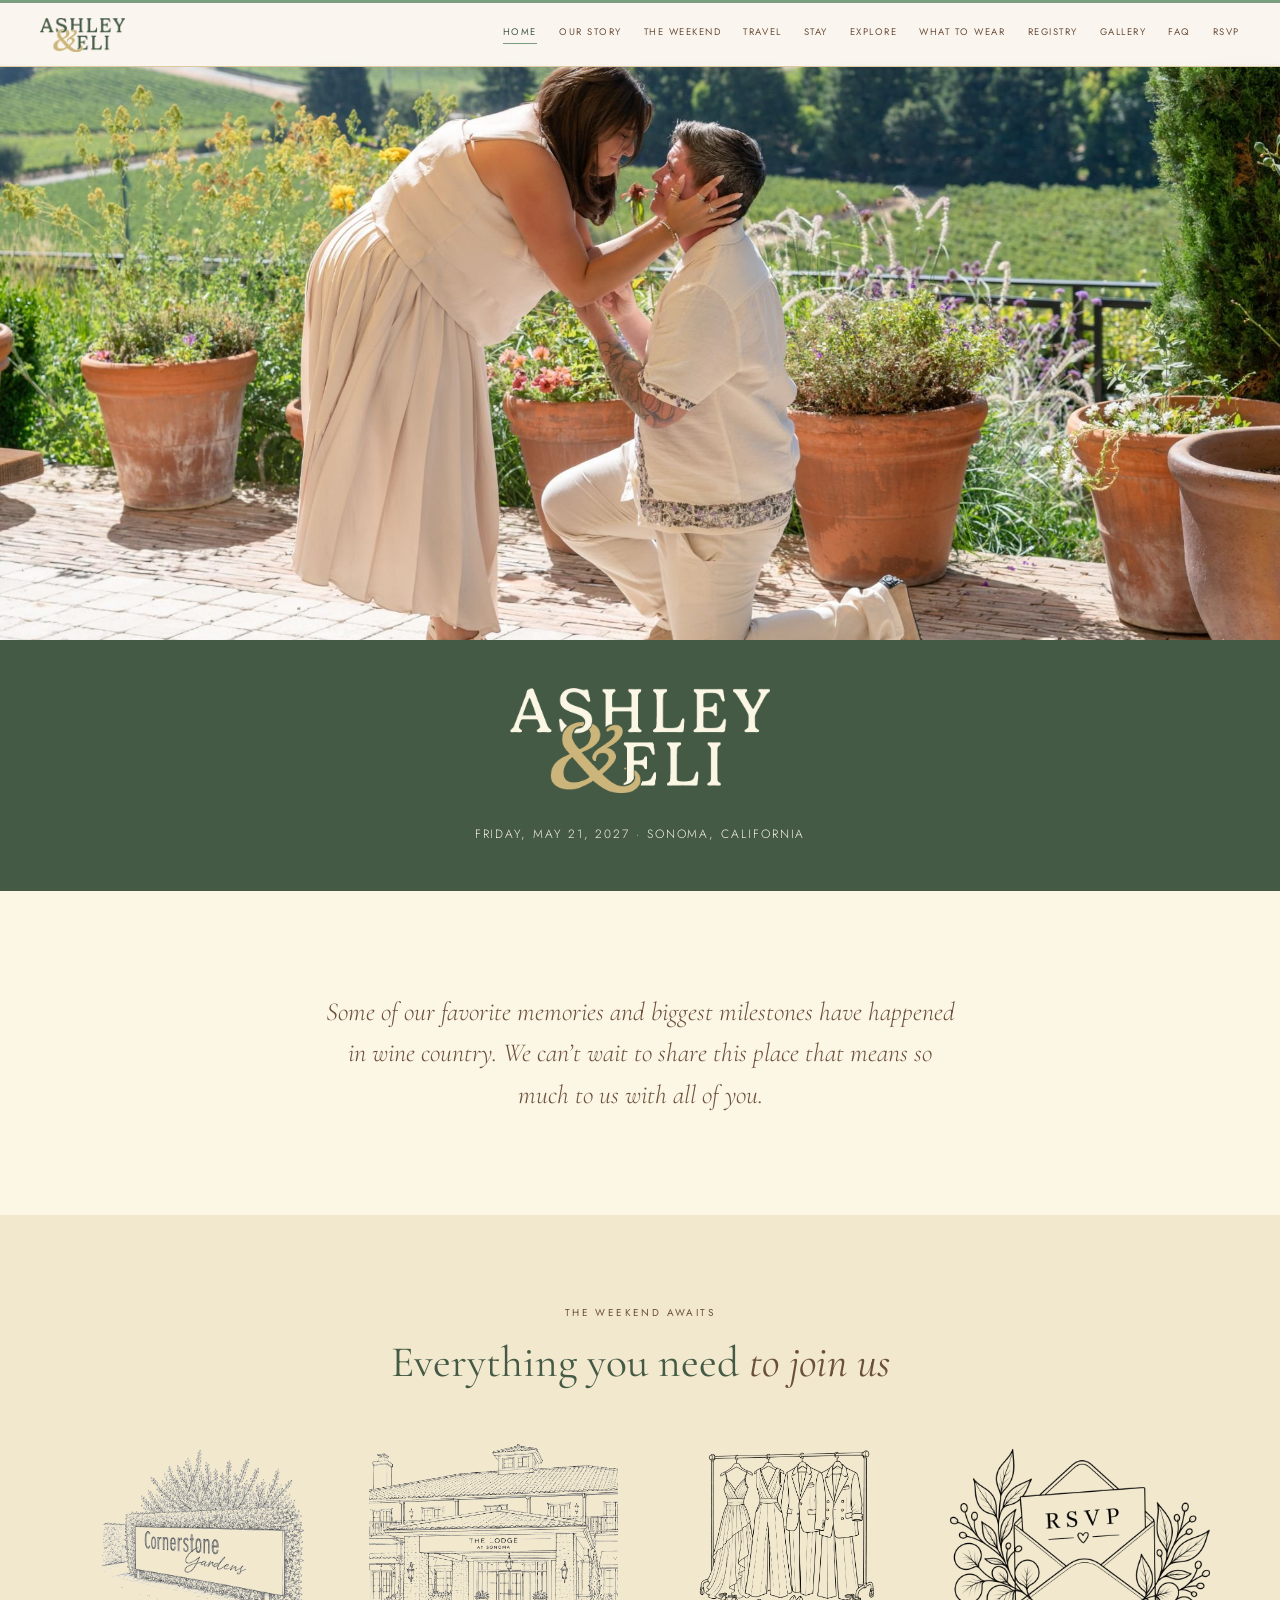
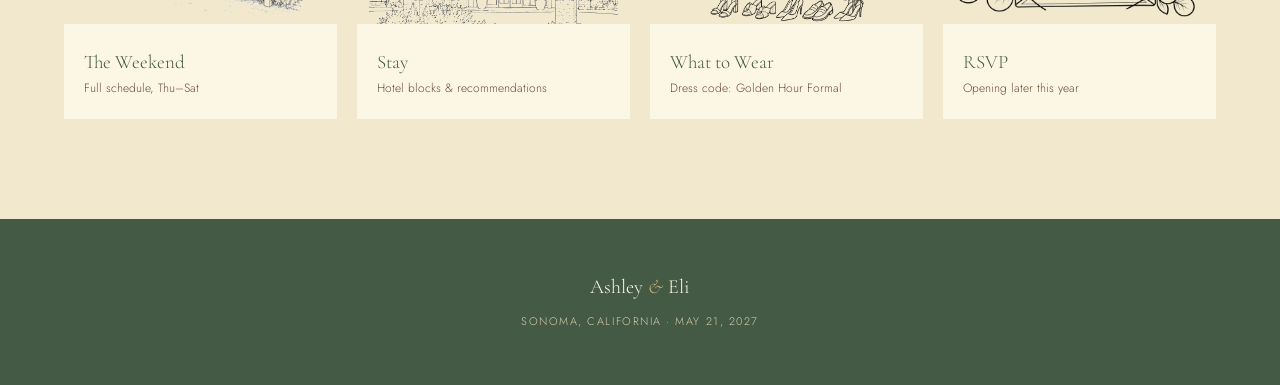
<file: index.html>
<!DOCTYPE html>
<html lang="en">
<head>
<meta charset="UTF-8">
<meta name="viewport" content="width=device-width, initial-scale=1.0">
<title>Ashley &amp; Eli Are Getting Married!</title>
<meta name="description" content="Ashley and Eli are getting married! Everything you need to know about the wedding weekend and all of its details are available here.">
<meta property="og:type" content="website">
<meta property="og:title" content="Ashley &amp; Eli Are Getting Married!">
<meta property="og:description" content="Ashley and Eli are getting married! Everything you need to know about the wedding weekend and all of its details are available here.">
<meta property="og:url" content="https://eliandashley.com/">
<meta property="og:image" content="https://eliandashley.com/assets/og-image.jpg">
<meta property="og:image:width" content="1200">
<meta property="og:image:height" content="630">
<meta property="og:image:alt" content="Ashley &amp; Eli — May 21, 2027, Sonoma, California">
<meta name="twitter:card" content="summary_large_image">
<meta name="twitter:title" content="Ashley &amp; Eli Are Getting Married!">
<meta name="twitter:description" content="Ashley and Eli are getting married! Everything you need to know about the wedding weekend and all of its details are available here.">
<meta name="twitter:image" content="https://eliandashley.com/assets/og-image.jpg">
<link rel="preconnect" href="https://fonts.googleapis.com">
<link rel="preconnect" href="https://fonts.gstatic.com" crossorigin>
<link href="https://fonts.googleapis.com/css2?family=Cormorant+Garamond:ital,wght@0,300;0,400;0,500;0,600;1,300;1,400;1,500&family=Jost:wght@200;300;400;500;700&display=swap" rel="stylesheet">
<link rel="stylesheet" href="css/style.css?v=23">
</head>
<body>
<a href="#main-content" class="skip-link">Skip to content</a>

<header class="site-header">
  <div class="header-bar"></div>
  <div class="header-inner">
    <a href="index.html" class="logo-link"><img src="assets/logo-wordmark.png" alt="Ashley &amp; Eli"></a>
    <button class="nav-toggle" aria-label="Toggle menu" aria-expanded="false"><span></span><span></span><span></span></button>
    <nav class="site-nav" aria-label="Site">
      <a href="index.html" class="active">Home</a>
      <a href="story.html">Our Story</a>
      <a href="weekend.html">The Weekend</a>
      <a href="travel.html">Travel</a>
      <a href="stay.html">Stay</a>
      <a href="explore.html">Explore</a>
      <a href="wear.html">What to Wear</a>
      <a href="registry.html">Registry</a>
      <a href="gallery.html">Gallery</a>
      <a href="faq.html">FAQ</a>
      <a href="rsvp.html">RSVP</a>
    </nav>
  </div>
</header>

<main class="page-body" id="main-content" tabindex="-1">

<h1 class="sr-only">Ashley &amp; Eli — May 21, 2027, Sonoma, California</h1>

<section class="hero-photo-wrap">
  <img class="hero-photo photo" src="assets/photo-hero.jpg" alt="Ashley and Eli's proposal on a vineyard hillside, Ashley kneeling to hold Eli's face while Eli kneels on one knee">
</section>

<div class="hero-banner">
  <img class="hero-logo" src="assets/logo-ampersand.png" alt="Ashley &amp; Eli">
  <div class="hero-meta">Friday, May 21, 2027 &middot; Sonoma, California</div>
</div>

<section class="quote-section">
  <p class="quote-text">Some of our favorite memories and biggest milestones have happened in wine country. We can&rsquo;t wait to share this place that means so much to us with all of you.</p>
</section>

<section class="tiles-section">
  <div class="tiles-heading">
    <div class="eyebrow">The Weekend Awaits</div>
    <h2>Everything you need <em>to join us</em></h2>
  </div>
  <div class="tiles-grid">
    <a class="tile" href="weekend.html">
      <img class="tile-image" src="assets/weekend-doodle-tile.png" alt="" style="object-fit:contain;background:var(--linen);">
      <div class="tile-body">
        <div class="tile-title">The Weekend</div>
        <div class="tile-desc">Full schedule, Thu&ndash;Sat</div>
      </div>
    </a>
    <a class="tile" href="stay.html">
      <img class="tile-image" src="assets/lodge-doodle-tile.png" alt="" style="object-fit:contain;background:var(--linen);">
      <div class="tile-body">
        <div class="tile-title">Stay</div>
        <div class="tile-desc">Hotel blocks &amp; recommendations</div>
      </div>
    </a>
    <a class="tile" href="wear.html">
      <img class="tile-image" src="assets/wear-doodle-tile.png" alt="" style="object-fit:contain;background:var(--linen);">
      <div class="tile-body">
        <div class="tile-title">What to Wear</div>
        <div class="tile-desc">Dress code: Golden Hour Formal</div>
      </div>
    </a>
    <a class="tile" href="rsvp.html">
      <img class="tile-image" src="assets/rsvp-doodle-tile.png" alt="" style="object-fit:contain;background:var(--linen);">
      <div class="tile-body">
        <div class="tile-title">RSVP</div>
        <div class="tile-desc">Opening later this year</div>
      </div>
    </a>
  </div>
</section>

</main>

<footer class="site-footer">
  <div class="footer-names">Ashley <span class="amp">&amp;</span> Eli</div>
  <div class="footer-meta">Sonoma, California &middot; May 21, 2027</div>
</footer>

<script src="js/main.js"></script>
</body>
</html>
</file>
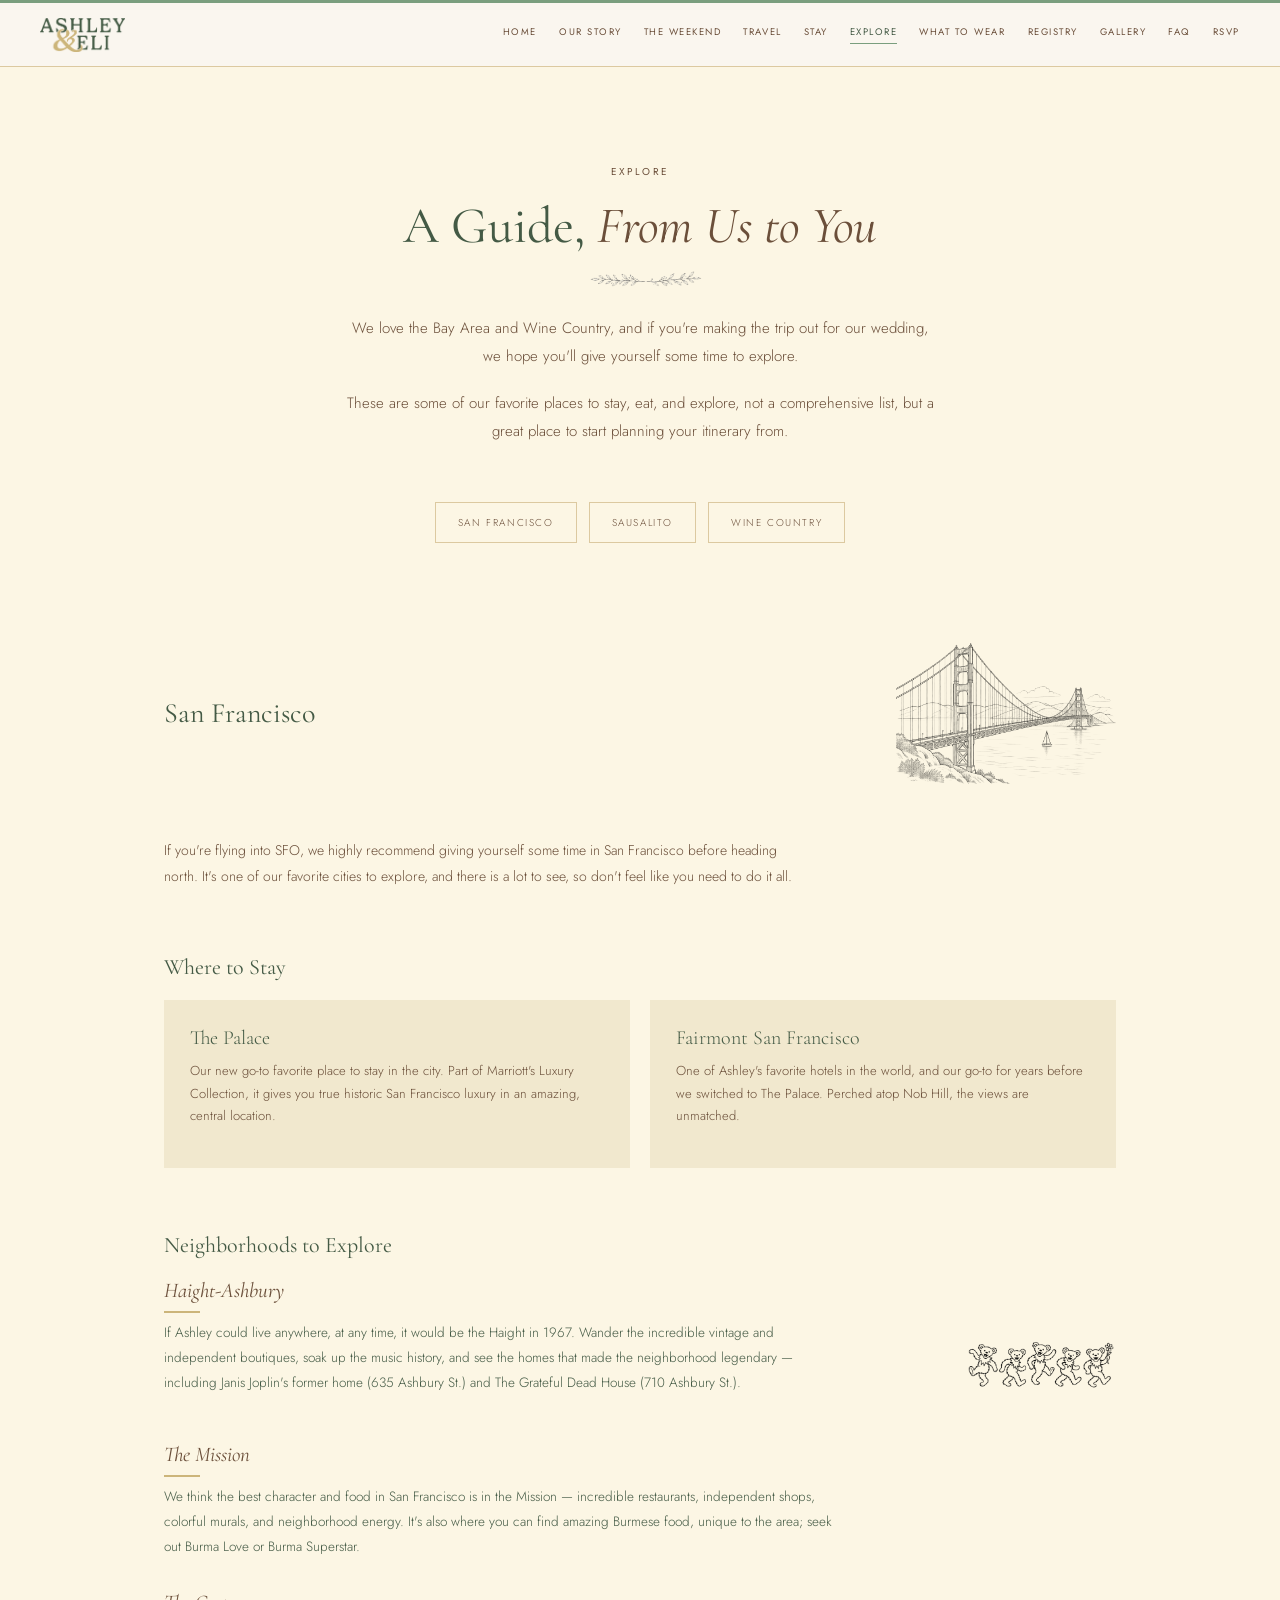
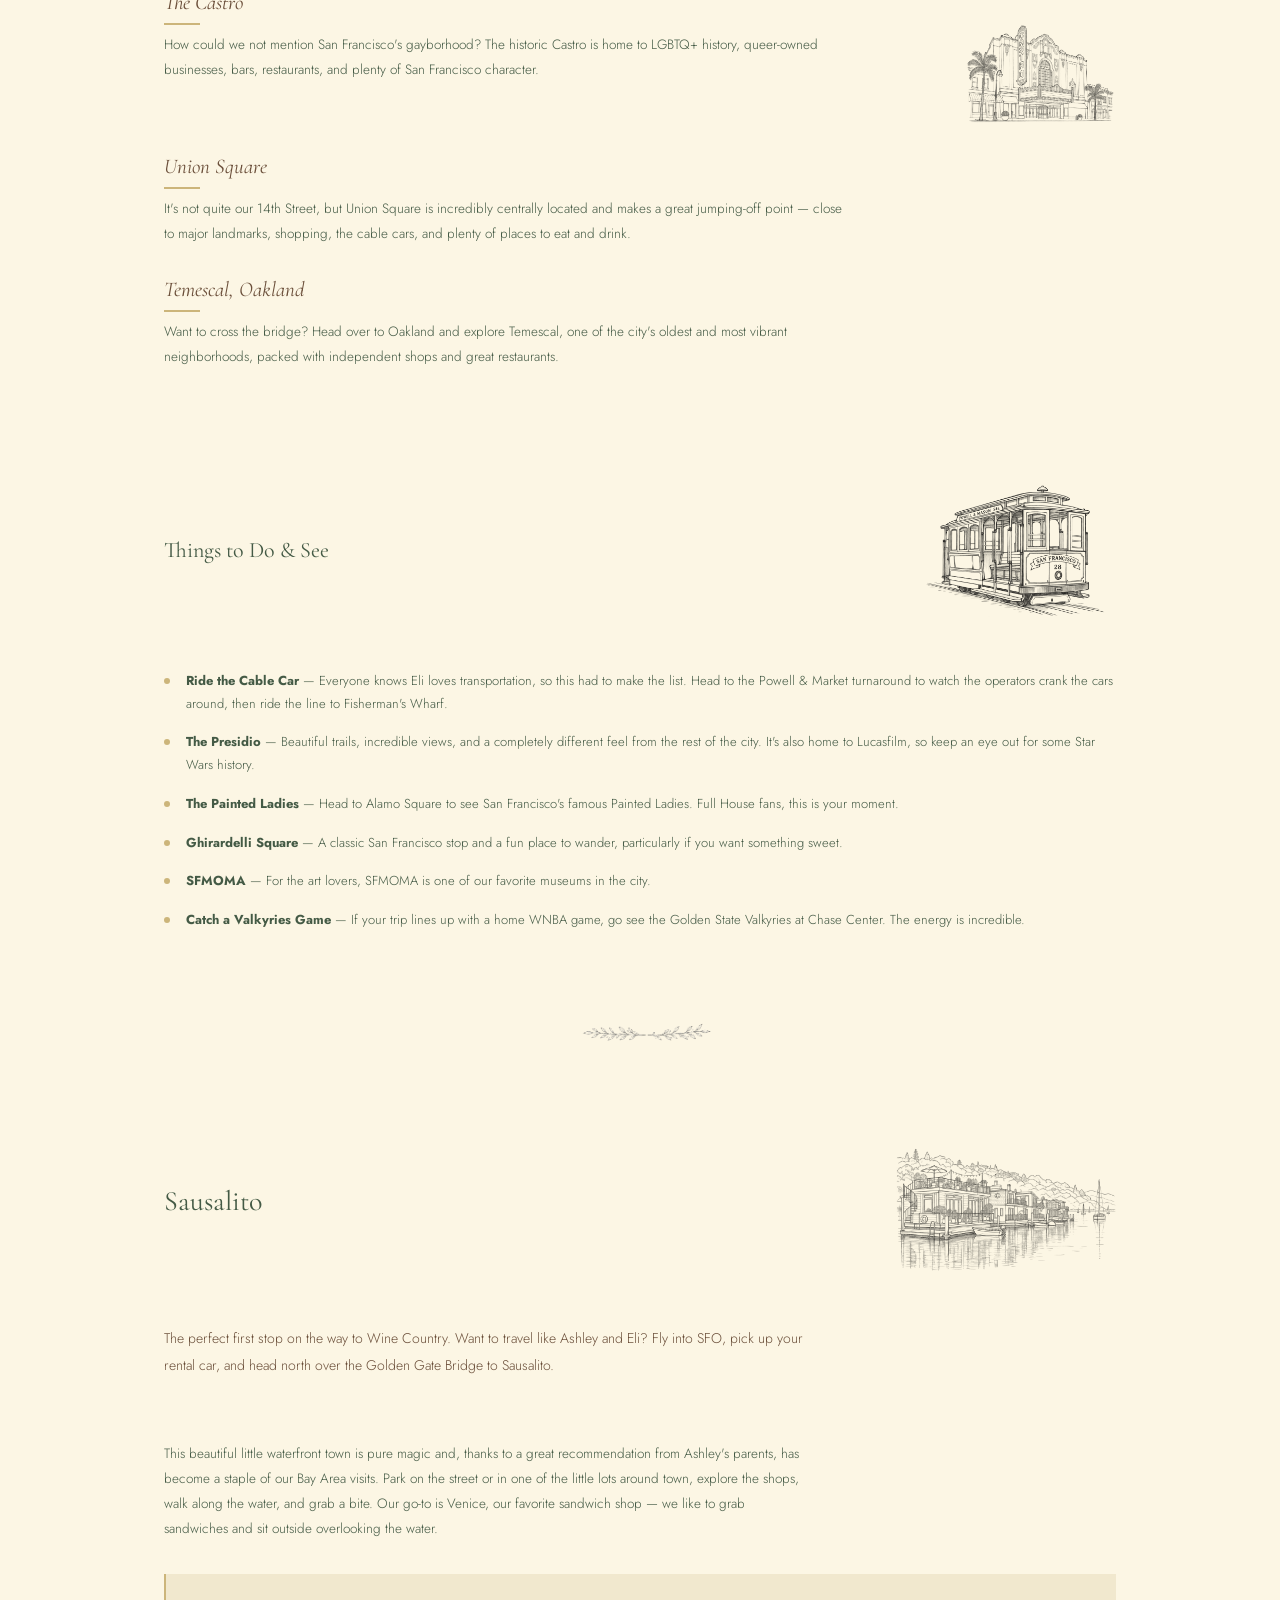
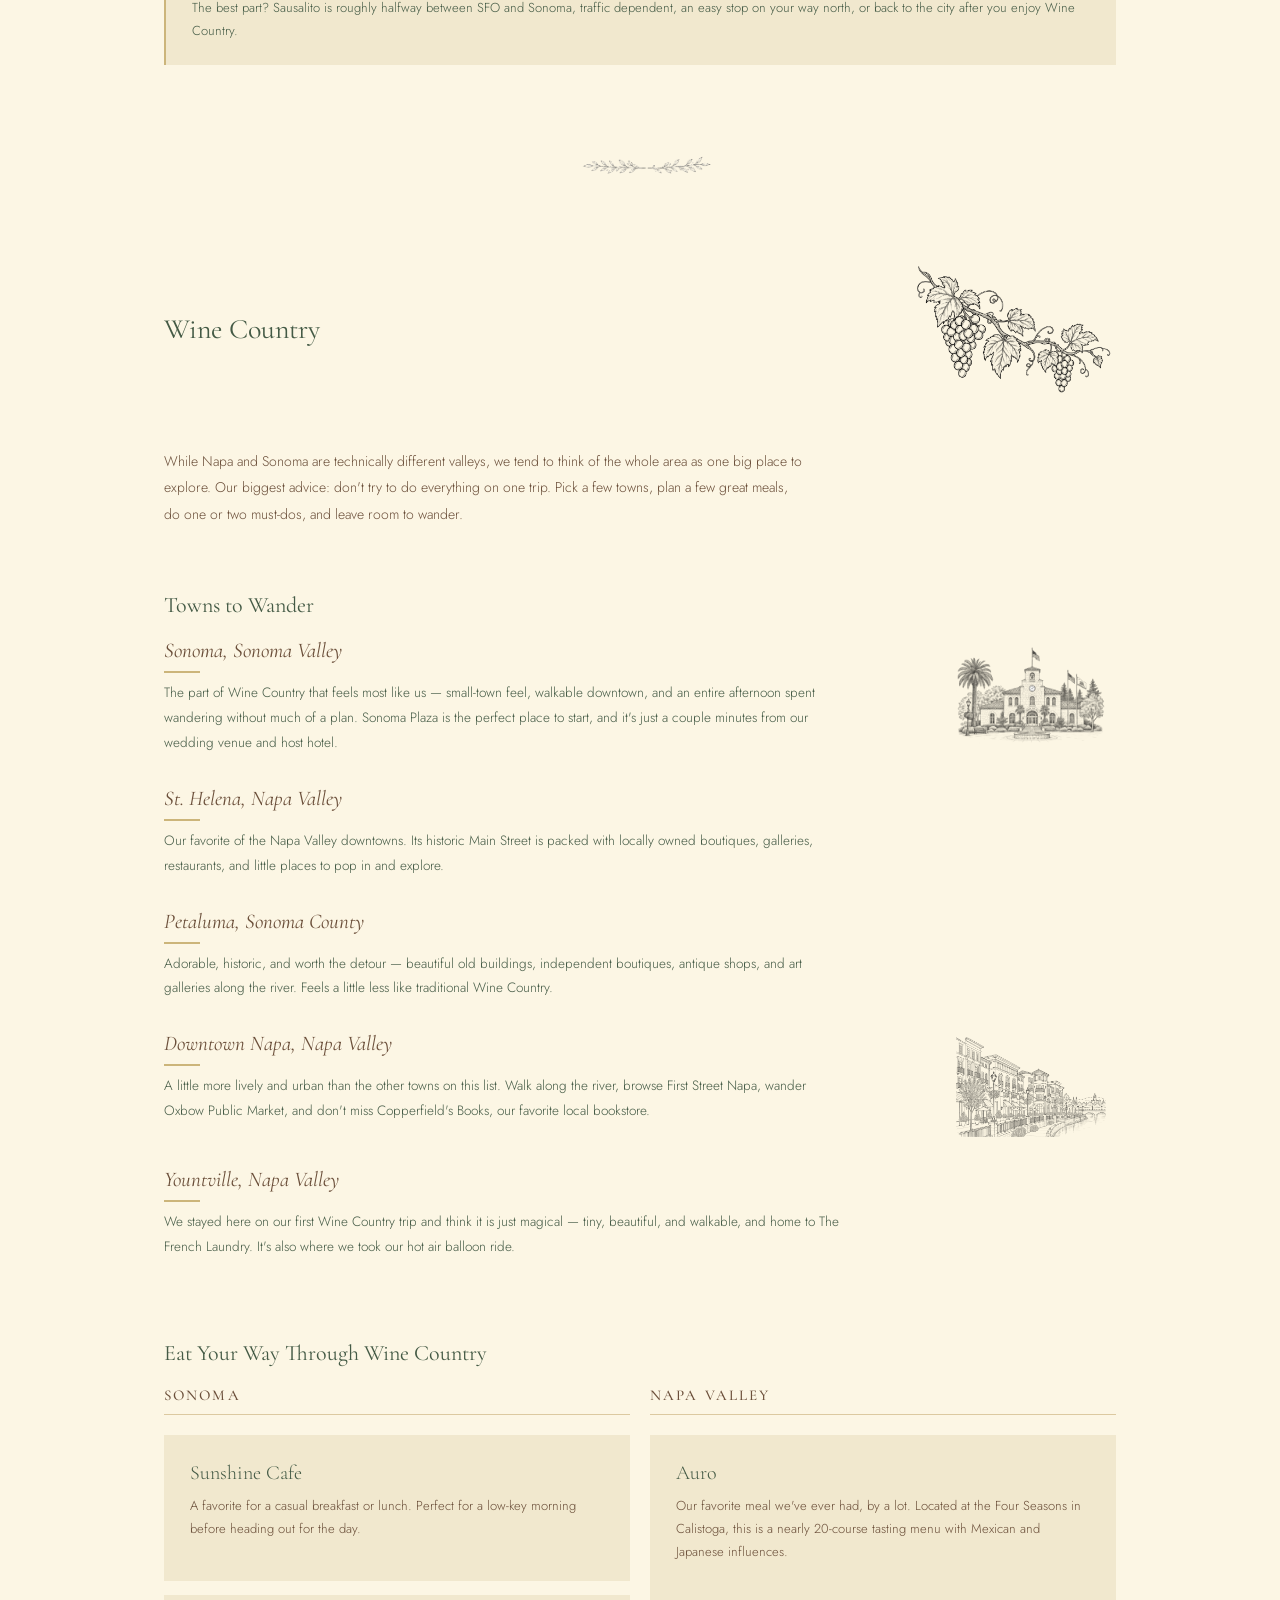
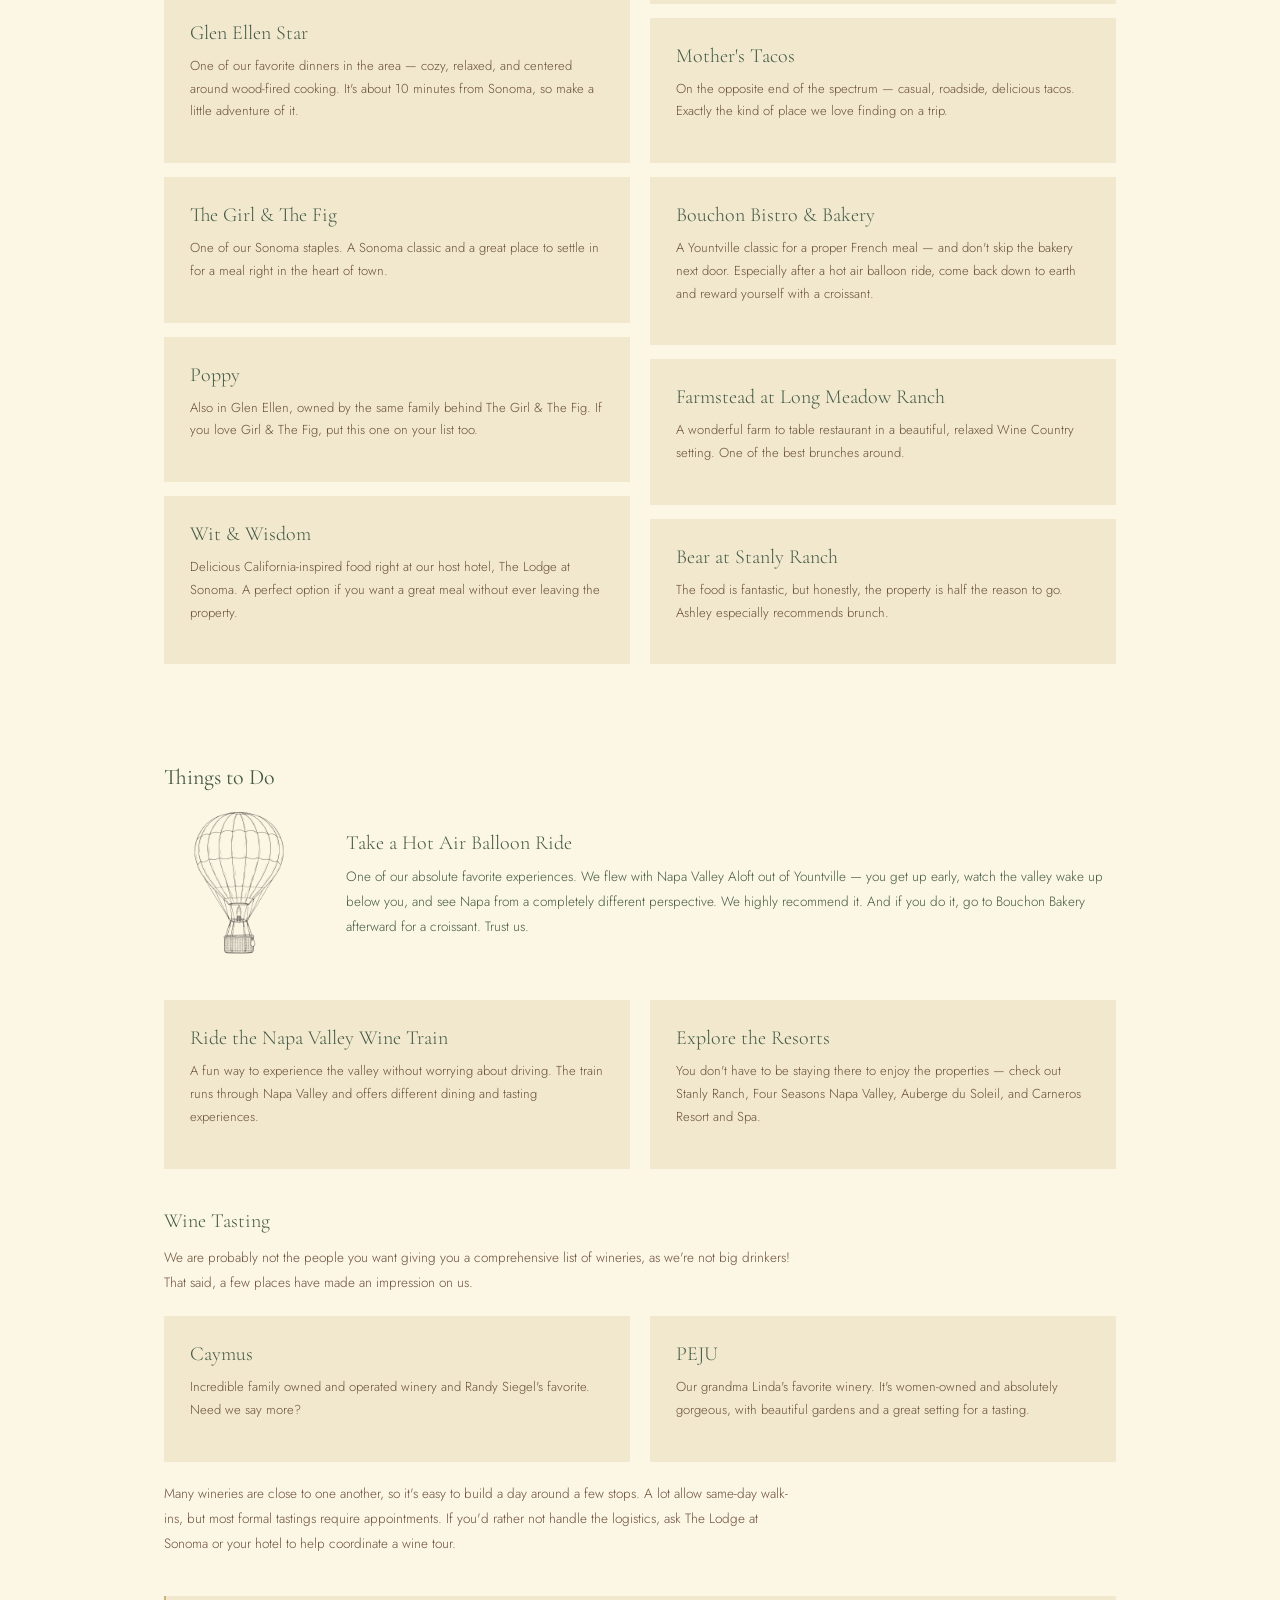
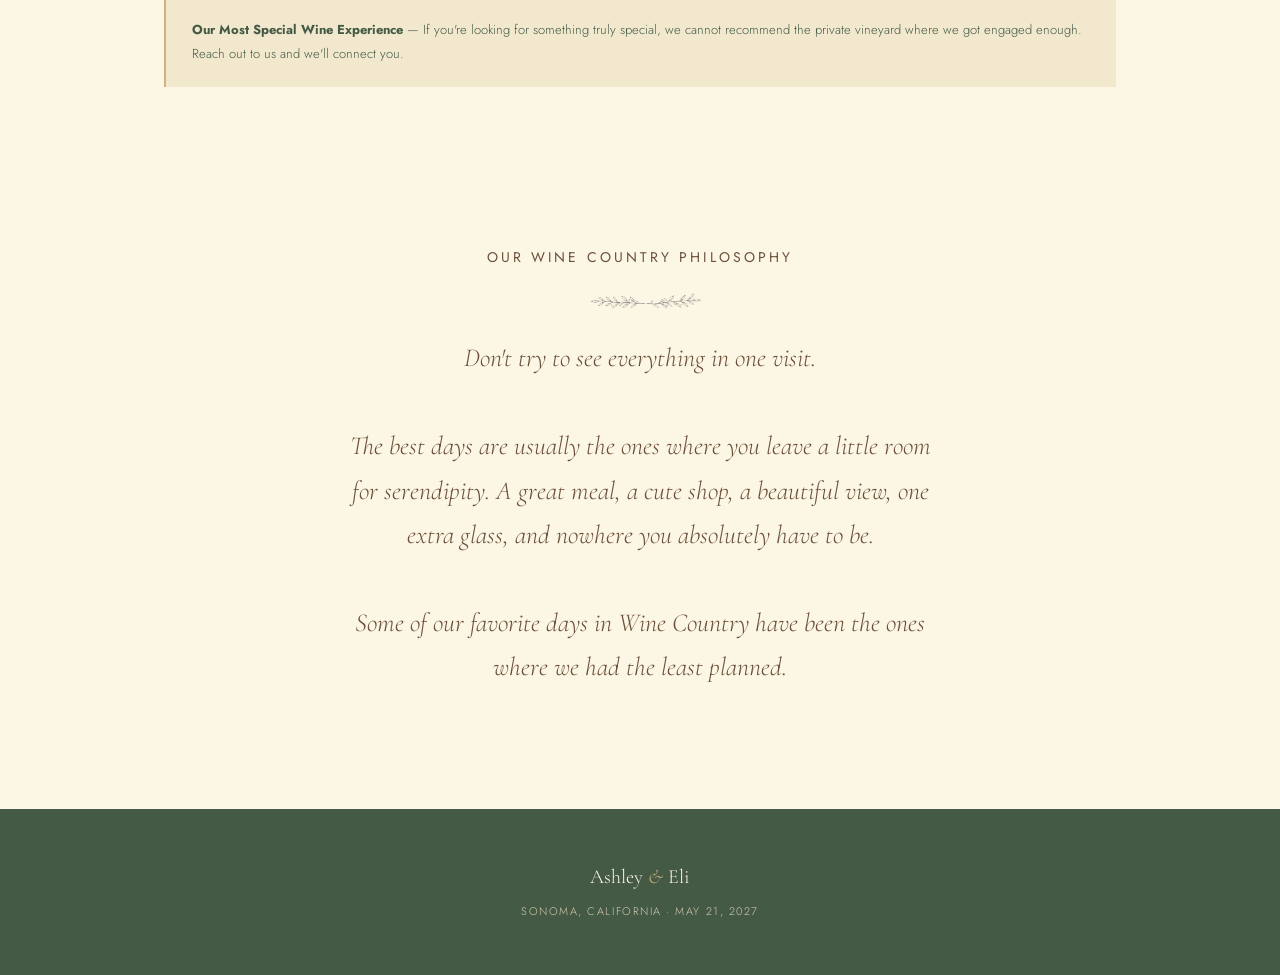
<file: explore.html>
<!DOCTYPE html>
<html lang="en">
<head>
<meta charset="UTF-8">
<meta name="viewport" content="width=device-width, initial-scale=1.0">
<title>Explore — Ashley &amp; Eli</title>
<meta name="description" content="Ashley and Eli are getting married! Everything you need to know about the wedding weekend and all of its details are available here.">
<meta property="og:type" content="website">
<meta property="og:title" content="Explore — Ashley &amp; Eli">
<meta property="og:description" content="Ashley and Eli are getting married! Everything you need to know about the wedding weekend and all of its details are available here.">
<meta property="og:url" content="https://eliandashley.com/explore.html">
<meta property="og:image" content="https://eliandashley.com/assets/og-image.jpg">
<meta property="og:image:width" content="1200">
<meta property="og:image:height" content="630">
<meta property="og:image:alt" content="Ashley &amp; Eli — May 21, 2027, Sonoma, California">
<meta name="twitter:card" content="summary_large_image">
<meta name="twitter:title" content="Explore — Ashley &amp; Eli">
<meta name="twitter:description" content="Ashley and Eli are getting married! Everything you need to know about the wedding weekend and all of its details are available here.">
<meta name="twitter:image" content="https://eliandashley.com/assets/og-image.jpg">
<link rel="preconnect" href="https://fonts.googleapis.com">
<link rel="preconnect" href="https://fonts.gstatic.com" crossorigin>
<link href="https://fonts.googleapis.com/css2?family=Cormorant+Garamond:ital,wght@0,300;0,400;0,500;0,600;1,300;1,400;1,500&family=Jost:wght@200;300;400;500;700&display=swap" rel="stylesheet">
<link rel="stylesheet" href="css/style.css?v=23">
<script src="image-slot.js"></script>
</head>
<body>
<a href="#main-content" class="skip-link">Skip to content</a>

<header class="site-header">
  <div class="header-bar"></div>
  <div class="header-inner">
    <a href="index.html" class="logo-link"><img src="assets/logo-wordmark.png" alt="Ashley &amp; Eli"></a>
    <button class="nav-toggle" aria-label="Toggle menu" aria-expanded="false"><span></span><span></span><span></span></button>
    <nav class="site-nav" aria-label="Site">
      <a href="index.html">Home</a>
      <a href="story.html">Our Story</a>
      <a href="weekend.html">The Weekend</a>
      <a href="travel.html">Travel</a>
      <a href="stay.html">Stay</a>
      <a href="explore.html" class="active">Explore</a>
      <a href="wear.html">What to Wear</a>
      <a href="registry.html">Registry</a>
      <a href="gallery.html">Gallery</a>
      <a href="faq.html">FAQ</a>
      <a href="rsvp.html">RSVP</a>
    </nav>
  </div>
</header>

<main class="page-body" id="main-content" tabindex="-1">

<section class="explore-intro" data-screen-label="Explore — Intro">
  <div class="eyebrow">Explore</div>
  <h1 class="page-title">A Guide, <em>From Us to You</em></h1>
  <img class="leaf-divider center" src="assets/leaf-divider.png" alt="">
  <p>We love the Bay Area and Wine Country, and if you're making the trip out for our wedding, we hope you'll give yourself some time to explore.</p>
  <p>These are some of our favorite places to stay, eat, and explore, not a comprehensive list, but a great place to start planning your itinerary from.</p>
</section>

<nav class="chapter-nav" aria-label="On this page">
  <a href="#san-francisco">San Francisco</a>
  <a href="#sausalito">Sausalito</a>
  <a href="#wine-country">Wine Country</a>
</nav>

<section id="san-francisco" class="chapter" style="padding-top: 60px;" data-screen-label="Explore — San Francisco">
  <div class="section-heading-row">
    <div>
      <h2 class="chapter-title" style="margin-bottom:0;">San Francisco</h2>
    </div>
    <img class="doodle-sm" style="width:220px;height:220px;" src="assets/goldengate-doodle.png" alt="">
  </div>
  <p class="chapter-lede">If you're flying into SFO, we highly recommend giving yourself some time in San Francisco before heading north. It's one of our favorite cities to explore, and there is a lot to see, so don't feel like you need to do it all.</p>

  <h3 class="subheading">Where to Stay</h3>
  <ul class="hotels-grid" style="margin-bottom: 64px;">
    <li class="hotel-card">
      <div class="hotel-name">The Palace</div>
      <p>Our new go-to favorite place to stay in the city. Part of Marriott's Luxury Collection, it gives you true historic San Francisco luxury in an amazing, central location.</p>
    </li>
    <li class="hotel-card">
      <div class="hotel-name">Fairmont San Francisco</div>
      <p>One of Ashley's favorite hotels in the world, and our go-to for years before we switched to The Palace. Perched atop Nob Hill, the views are unmatched.</p>
    </li>
  </ul>

  <h3 class="subheading">Neighborhoods to Explore</h3>
  <ul class="flow-list">
    <li class="flow-item flow-feature">
      <div class="flow-copy">
        <h4>Haight-Ashbury</h4>
        <p>If Ashley could live anywhere, at any time, it would be the Haight in 1967. Wander the incredible vintage and independent boutiques, soak up the music history, and see the homes that made the neighborhood legendary &mdash; including Janis Joplin's former home (635 Ashbury St.) and The Grateful Dead House (710 Ashbury St.).</p>
      </div>
      <img class="doodle-inline" style="width:150px;height:100px;margin-top:34px;" src="assets/deadbears-doodle.png" alt="">
    </li>
    <li class="flow-item">
      <h4>The Mission</h4>
      <p>We think the best character and food in San Francisco is in the Mission &mdash; incredible restaurants, independent shops, colorful murals, and neighborhood energy. It's also where you can find amazing Burmese food, unique to the area; seek out Burma Love or Burma Superstar.</p>
    </li>
    <li class="flow-item flow-feature">
      <div class="flow-copy">
        <h4>The Castro</h4>
        <p>How could we not mention San Francisco's gayborhood? The historic Castro is home to LGBTQ+ history, queer-owned businesses, bars, restaurants, and plenty of San Francisco character.</p>
      </div>
      <img class="doodle-inline" style="width:150px;height:100px;margin-top:34px;" src="assets/castro-doodle.png" alt="Doodle of the Castro Theatre marquee">
    </li>
    <li class="flow-item">
      <h4>Union Square</h4>
      <p>It's not quite our 14th Street, but Union Square is incredibly centrally located and makes a great jumping-off point &mdash; close to major landmarks, shopping, the cable cars, and plenty of places to eat and drink.</p>
    </li>
    <li class="flow-item">
      <h4>Temescal, Oakland</h4>
      <p>Want to cross the bridge? Head over to Oakland and explore Temescal, one of the city's oldest and most vibrant neighborhoods, packed with independent shops and great restaurants.</p>
    </li>
  </ul>

  <div class="section-heading-row" style="margin-bottom: 20px;">
    <h3 class="subheading" style="margin:0;">Things to Do &amp; See</h3>
    <img class="doodle-sm" style="width:200px;height:200px;" src="assets/cablecar-doodle.png" alt="">
  </div>
  <ul class="note-list" style="margin-bottom: 40px;">
    <li class="note-row"><div class="note-dot"></div><p><strong style="color:var(--espresso);">Ride the Cable Car</strong> &mdash; Everyone knows Eli loves transportation, so this had to make the list. Head to the Powell &amp; Market turnaround to watch the operators crank the cars around, then ride the line to Fisherman's Wharf.</p></li>
    <li class="note-row"><div class="note-dot"></div><p><strong style="color:var(--espresso);">The Presidio</strong> &mdash; Beautiful trails, incredible views, and a completely different feel from the rest of the city. It's also home to Lucasfilm, so keep an eye out for some Star Wars history.</p></li>
    <li class="note-row"><div class="note-dot"></div><p><strong style="color:var(--espresso);">The Painted Ladies</strong> &mdash; Head to Alamo Square to see San Francisco's famous Painted Ladies. Full House fans, this is your moment.</p></li>
    <li class="note-row"><div class="note-dot"></div><p><strong style="color:var(--espresso);">Ghirardelli Square</strong> &mdash; A classic San Francisco stop and a fun place to wander, particularly if you want something sweet.</p></li>
    <li class="note-row"><div class="note-dot"></div><p><strong style="color:var(--espresso);">SFMOMA</strong> &mdash; For the art lovers, SFMOMA is one of our favorite museums in the city.</p></li>
    <li class="note-row"><div class="note-dot"></div><p><strong style="color:var(--espresso);">Catch a Valkyries Game</strong> &mdash; If your trip lines up with a home WNBA game, go see the Golden State Valkyries at Chase Center. The energy is incredible.</p></li>
  </ul>
</section>

<div style="text-align:center; padding: 20px 0;"><img src="assets/leaf-divider.png" alt="" style="width:150px; opacity:0.8;"></div>

<section id="sausalito" class="chapter" style="padding-top: 20px;" data-screen-label="Explore — Sausalito">
  <div class="section-heading-row">
    <div>
      <h2 class="chapter-title" style="margin-bottom:0;">Sausalito</h2>
    </div>
    <img class="doodle-sm" style="width:220px;height:220px;" src="assets/sausalitohouseboats-doodle.png" alt="">
  </div>
  <p class="chapter-lede">The perfect first stop on the way to Wine Country. Want to travel like Ashley and Eli? Fly into SFO, pick up your rental car, and head north over the Golden Gate Bridge to Sausalito.</p>

  <p style="font-size:13.5px; line-height:1.85; color:var(--espresso); max-width:640px; margin-bottom:32px;">This beautiful little waterfront town is pure magic and, thanks to a great recommendation from Ashley's parents, has become a staple of our Bay Area visits. Park on the street or in one of the little lots around town, explore the shops, walk along the water, and grab a bite. Our go-to is Venice, our favorite sandwich shop &mdash; we like to grab sandwiches and sit outside overlooking the water.</p>

  <div class="wear-callout" style="max-width: 1080px; margin-bottom: 40px;">
    <p>The best part? Sausalito is roughly halfway between SFO and Sonoma, traffic dependent, an easy stop on your way north, or back to the city after you enjoy Wine Country.</p>
  </div>
</section>

<div style="text-align:center; padding: 20px 0;"><img src="assets/leaf-divider.png" alt="" style="width:150px; opacity:0.8;"></div>

<section id="wine-country" class="chapter" style="padding-top: 20px;" data-screen-label="Explore — Wine Country">
  <div class="section-heading-row">
    <div>
      <h2 class="chapter-title" style="margin-bottom:0;">Wine Country</h2>
    </div>
    <img class="doodle-sm" style="width:210px;height:210px;" src="assets/grapevine-doodle.png" alt="">
  </div>
  <p class="chapter-lede">While Napa and Sonoma are technically different valleys, we tend to think of the whole area as one big place to explore. Our biggest advice: don't try to do everything on one trip. Pick a few towns, plan a few great meals, do one or two must-dos, and leave room to wander.</p>

  <div class="section-heading-row" style="margin-bottom: 20px;">
    <h3 class="subheading" style="margin:0;">Towns to Wander</h3>
  </div>
  <ul class="flow-list">
    <li class="flow-item flow-feature">
      <div class="flow-copy">
        <h4>Sonoma, Sonoma Valley</h4>
        <p>The part of Wine Country that feels most like us &mdash; small-town feel, walkable downtown, and an entire afternoon spent wandering without much of a plan. Sonoma Plaza is the perfect place to start, and it's just a couple minutes from our wedding venue and host hotel.</p>
      </div>
      <img class="doodle-inline" style="width:170px;height:100px;" src="assets/sonomaplaza-doodle.png" alt="Doodle of Sonoma City Hall">
    </li>
    <li class="flow-item">
      <h4>St. Helena, Napa Valley</h4>
      <p>Our favorite of the Napa Valley downtowns. Its historic Main Street is packed with locally owned boutiques, galleries, restaurants, and little places to pop in and explore.</p>
    </li>
    <li class="flow-item">
      <h4>Petaluma, Sonoma County</h4>
      <p>Adorable, historic, and worth the detour &mdash; beautiful old buildings, independent boutiques, antique shops, and art galleries along the river. Feels a little less like traditional Wine Country.</p>
    </li>
    <li class="flow-item flow-feature">
      <div class="flow-copy">
        <h4>Downtown Napa, Napa Valley</h4>
        <p>A little more lively and urban than the other towns on this list. Walk along the river, browse First Street Napa, wander Oxbow Public Market, and don't miss Copperfield's Books, our favorite local bookstore.</p>
      </div>
      <img class="doodle-inline" style="width:170px;height:100px;" src="assets/downtownnapa-doodle.png" alt="">
    </li>
    <li class="flow-item">
      <h4>Yountville, Napa Valley</h4>
      <p>We stayed here on our first Wine Country trip and think it is just magical &mdash; tiny, beautiful, and walkable, and home to The French Laundry. It's also where we took our hot air balloon ride.</p>
    </li>
  </ul>

  <h3 class="subheading">Eat Your Way Through Wine Country</h3>
  <div class="eat-columns" style="margin-bottom: 100px;">
    <div>
      <div class="eat-col-label">Sonoma</div>
      <ul class="eat-list">
        <li class="hotel-card">
          <div class="hotel-name">Sunshine Cafe</div>
          <p>A favorite for a casual breakfast or lunch. Perfect for a low-key morning before heading out for the day.</p>
        </li>
        <li class="hotel-card">
          <div class="hotel-name">Glen Ellen Star</div>
          <p>One of our favorite dinners in the area &mdash; cozy, relaxed, and centered around wood-fired cooking. It's about 10 minutes from Sonoma, so make a little adventure of it.</p>
        </li>
        <li class="hotel-card">
          <div class="hotel-name">The Girl &amp; The Fig</div>
          <p>One of our Sonoma staples. A Sonoma classic and a great place to settle in for a meal right in the heart of town.</p>
        </li>
        <li class="hotel-card">
          <div class="hotel-name">Poppy</div>
          <p>Also in Glen Ellen, owned by the same family behind The Girl &amp; The Fig. If you love Girl &amp; The Fig, put this one on your list too.</p>
        </li>
        <li class="hotel-card">
          <div class="hotel-name">Wit &amp; Wisdom</div>
          <p>Delicious California-inspired food right at our host hotel, The Lodge at Sonoma. A perfect option if you want a great meal without ever leaving the property.</p>
        </li>
      </ul>
    </div>
    <div>
      <div class="eat-col-label">Napa Valley</div>
      <ul class="eat-list">
        <li class="hotel-card">
          <div class="hotel-name">Auro</div>
          <p>Our favorite meal we've ever had, by a lot. Located at the Four Seasons in Calistoga, this is a nearly 20-course tasting menu with Mexican and Japanese influences.</p>
        </li>
        <li class="hotel-card">
          <div class="hotel-name">Mother's Tacos</div>
          <p>On the opposite end of the spectrum &mdash; casual, roadside, delicious tacos. Exactly the kind of place we love finding on a trip.</p>
        </li>
        <li class="hotel-card">
          <div class="hotel-name">Bouchon Bistro &amp; Bakery</div>
          <p>A Yountville classic for a proper French meal &mdash; and don't skip the bakery next door. Especially after a hot air balloon ride, come back down to earth and reward yourself with a croissant.</p>
        </li>
        <li class="hotel-card">
          <div class="hotel-name">Farmstead at Long Meadow Ranch</div>
          <p>A wonderful farm to table restaurant in a beautiful, relaxed Wine Country setting. One of the best brunches around.</p>
        </li>
        <li class="hotel-card">
          <div class="hotel-name">Bear at Stanly Ranch</div>
          <p>The food is fantastic, but honestly, the property is half the reason to go. Ashley especially recommends brunch.</p>
        </li>
      </ul>
    </div>
  </div>

  <h3 class="subheading">Things to Do</h3>

  <div class="feature-row">
    <img class="doodle-sm" style="width:150px;height:150px;" src="assets/hotairballoon-doodle.png" alt="">
    <div class="feature-copy">
      <div class="feature-block-title">Take a Hot Air Balloon Ride</div>
      <p style="font-size:13.5px; line-height:1.85; color:var(--espresso); margin:0;">One of our absolute favorite experiences. We flew with Napa Valley Aloft out of Yountville &mdash; you get up early, watch the valley wake up below you, and see Napa from a completely different perspective. We highly recommend it. And if you do it, go to Bouchon Bakery afterward for a croissant. Trust us.</p>
    </div>
  </div>

  <ul class="hotels-grid" style="margin-bottom: 40px;">
    <li class="hotel-card">
      <div class="hotel-name">Ride the Napa Valley Wine Train</div>
      <p>A fun way to experience the valley without worrying about driving. The train runs through Napa Valley and offers different dining and tasting experiences.</p>
    </li>
    <li class="hotel-card">
      <div class="hotel-name">Explore the Resorts</div>
      <p>You don't have to be staying there to enjoy the properties &mdash; check out Stanly Ranch, Four Seasons Napa Valley, Auberge du Soleil, and Carneros Resort and Spa.</p>
    </li>
  </ul>

  <div class="feature-block">
    <div class="feature-block-title">Wine Tasting</div>
    <p style="font-size:13.5px; line-height:1.85; color:var(--brown); max-width:640px; margin-bottom:20px;">We are probably not the people you want giving you a comprehensive list of wineries, as we're not big drinkers! That said, a few places have made an impression on us.</p>
    <ul class="hotels-grid" style="margin-bottom: 20px;">
      <li class="hotel-card">
        <div class="hotel-name">Caymus</div>
        <p>Incredible family owned and operated winery and Randy Siegel's favorite. Need we say more?</p>
      </li>
      <li class="hotel-card">
        <div class="hotel-name">PEJU</div>
        <p>Our grandma Linda's favorite winery. It's women-owned and absolutely gorgeous, with beautiful gardens and a great setting for a tasting.</p>
      </li>
    </ul>
    <p style="font-size:13.5px; line-height:1.85; color:var(--brown); max-width:640px;">Many wineries are close to one another, so it's easy to build a day around a few stops. A lot allow same-day walk-ins, but most formal tastings require appointments. If you'd rather not handle the logistics, ask The Lodge at Sonoma or your hotel to help coordinate a wine tour.</p>
  </div>

  <div class="wear-callout" style="max-width: 1080px; margin-bottom: 100px;">
    <p><strong style="color:var(--espresso);">Our Most Special Wine Experience</strong> &mdash; If you're looking for something truly special, we cannot recommend the private vineyard where we got engaged enough. Reach out to us and we'll connect you.</p>
  </div>
</section>

<div style="padding: 40px 64px 120px; text-align: center; max-width: 720px; margin: 0 auto;">
  <div class="eyebrow" style="font-size: 14px; letter-spacing: 0.22em;">Our Wine Country Philosophy</div>
  <img class="leaf-divider center" src="assets/leaf-divider.png" alt="">
  <p style="font-family: 'Cormorant Garamond', serif; font-style: italic; font-size: 26px; line-height: 1.7; color: var(--brown); margin: 0;">Don't try to see everything in one visit.<br><br>The best days are usually the ones where you leave a little room for serendipity. A great meal, a cute shop, a beautiful view, one extra glass, and nowhere you absolutely have to be.<br><br>Some of our favorite days in Wine Country have been the ones where we had the least planned.</p>
</div>

</main>

<footer class="site-footer">
  <div class="footer-names">Ashley <span class="amp">&amp;</span> Eli</div>
  <div class="footer-meta">Sonoma, California &middot; May 21, 2027</div>
</footer>

<script src="js/main.js"></script>
</body>
</html>
</file>
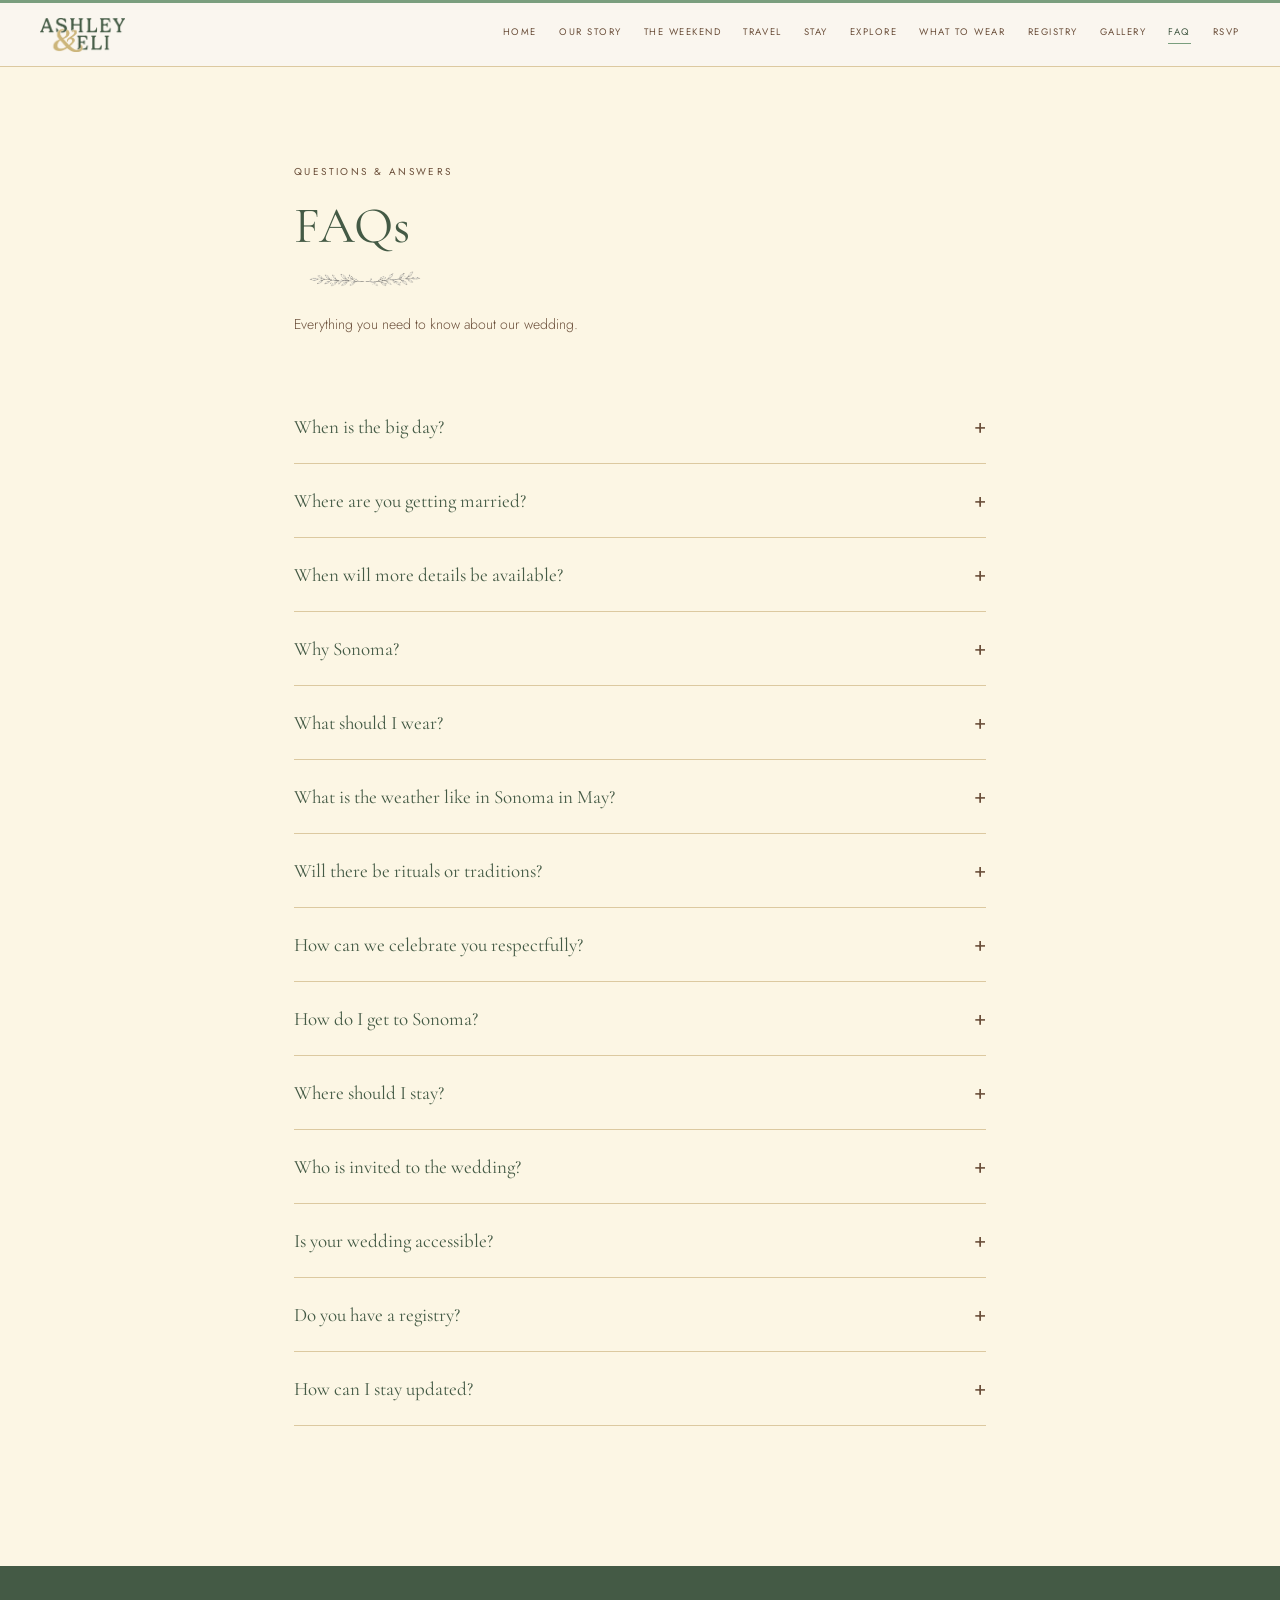
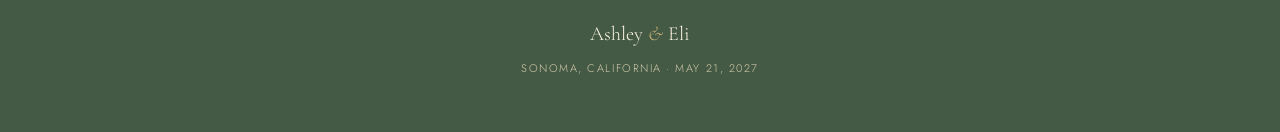
<file: faq.html>
<!DOCTYPE html>
<html lang="en">
<head>
<meta charset="UTF-8">
<meta name="viewport" content="width=device-width, initial-scale=1.0">
<title>FAQs — Ashley &amp; Eli</title>
<meta name="description" content="Ashley and Eli are getting married! Everything you need to know about the wedding weekend and all of its details are available here.">
<meta property="og:type" content="website">
<meta property="og:title" content="FAQs — Ashley &amp; Eli">
<meta property="og:description" content="Ashley and Eli are getting married! Everything you need to know about the wedding weekend and all of its details are available here.">
<meta property="og:url" content="https://eliandashley.com/faq.html">
<meta property="og:image" content="https://eliandashley.com/assets/og-image.jpg">
<meta property="og:image:width" content="1200">
<meta property="og:image:height" content="630">
<meta property="og:image:alt" content="Ashley &amp; Eli — May 21, 2027, Sonoma, California">
<meta name="twitter:card" content="summary_large_image">
<meta name="twitter:title" content="FAQs — Ashley &amp; Eli">
<meta name="twitter:description" content="Ashley and Eli are getting married! Everything you need to know about the wedding weekend and all of its details are available here.">
<meta name="twitter:image" content="https://eliandashley.com/assets/og-image.jpg">
<link rel="preconnect" href="https://fonts.googleapis.com">
<link rel="preconnect" href="https://fonts.gstatic.com" crossorigin>
<link href="https://fonts.googleapis.com/css2?family=Cormorant+Garamond:ital,wght@0,300;0,400;0,500;0,600;1,300;1,400;1,500&family=Jost:wght@200;300;400;500;700&display=swap" rel="stylesheet">
<link rel="stylesheet" href="css/style.css?v=23">
</head>
<body>
<a href="#main-content" class="skip-link">Skip to content</a>

<header class="site-header">
  <div class="header-bar"></div>
  <div class="header-inner">
    <a href="index.html" class="logo-link"><img src="assets/logo-wordmark.png" alt="Ashley &amp; Eli"></a>
    <button class="nav-toggle" aria-label="Toggle menu" aria-expanded="false"><span></span><span></span><span></span></button>
    <nav class="site-nav" aria-label="Site">
      <a href="index.html">Home</a>
      <a href="story.html">Our Story</a>
      <a href="weekend.html">The Weekend</a>
      <a href="travel.html">Travel</a>
      <a href="stay.html">Stay</a>
      <a href="explore.html">Explore</a>
      <a href="wear.html">What to Wear</a>
      <a href="registry.html">Registry</a>
      <a href="gallery.html">Gallery</a>
      <a href="faq.html" class="active">FAQ</a>
      <a href="rsvp.html">RSVP</a>
    </nav>
  </div>
</header>

<main class="page-body" id="main-content" tabindex="-1">
<section class="faq-section">
  <div class="eyebrow">Questions &amp; Answers</div>
  <h1 class="page-title">FAQs</h1>
  <img class="leaf-divider" src="assets/leaf-divider.png" alt="">
  <p class="faq-sub">Everything you need to know about our wedding.</p>

  <ul class="faq-list">

    <li class="faq-item">
      <button class="faq-question" aria-expanded="false" aria-controls="faq-answer-1">
        <span class="faq-question-text">When is the big day?</span>
        <span class="faq-icon">+</span>
      </button>
      <div class="faq-answer" id="faq-answer-1">
        <p>We&rsquo;ll be getting married on Friday, May 21, 2027, in Sonoma, California!

We recommend arriving by Thursday, May 20 so you can join us for our Welcome Party, and staying through Saturday, May 22 to celebrate one last time at our Farewell Celebration.

You can find the full weekend schedule on our The Weekend page.</p>
        <a href="weekend.html">View the Weekend page &rarr;</a>
      </div>
    </li>

    <li class="faq-item">
      <button class="faq-question" aria-expanded="false" aria-controls="faq-answer-2">
        <span class="faq-question-text">Where are you getting married?</span>
        <span class="faq-icon">+</span>
      </button>
      <div class="faq-answer" id="faq-answer-2">
        <p>Our wedding will take place at Cornerstone Gardens in Sonoma, California.

Our home away from home for the weekend is The Lodge at Sonoma, just five minutes from Cornerstone, and host of our Welcome Party and Farewell Celebration.

You&rsquo;ll find everything you need to plan your trip, including airports, hotels, and transportation, on our Travel and Stay pages.</p>
        <a href="travel.html">View the Travel page &rarr;</a>
      </div>
    </li>

    <li class="faq-item">
      <button class="faq-question" aria-expanded="false" aria-controls="faq-answer-3">
        <span class="faq-question-text">When will more details be available?</span>
        <span class="faq-icon">+</span>
      </button>
      <div class="faq-answer" id="faq-answer-3">
        <p>You&rsquo;re seeing an early look at our wedding weekend! We&rsquo;ll continue updating this website as plans come together over the coming months.

Our formal invitations will arrive later this year with RSVP details and everything you&rsquo;ll need to celebrate with us. Until then, this website is the best place to find the latest information.</p>
      </div>
    </li>

    <li class="faq-item">
      <button class="faq-question" aria-expanded="false" aria-controls="faq-answer-4">
        <span class="faq-question-text">Why Sonoma?</span>
        <span class="faq-icon">+</span>
      </button>
      <div class="faq-answer" id="faq-answer-4">
        <p>Wine country is one of our favorite places in the world. We never get tired of the rolling hills, vibrant wildflowers, hot air balloons at sunrise, and incredible food. Most importantly, it&rsquo;s where we got engaged and spent some of our favorite days together.

When it came time to choose where we&rsquo;d begin this next chapter, there was nowhere that felt more like us.</p>
      </div>
    </li>

    <li class="faq-item">
      <button class="faq-question" aria-expanded="false" aria-controls="faq-answer-5">
        <span class="faq-question-text">What should I wear?</span>
        <span class="faq-icon">+</span>
      </button>
      <div class="faq-answer" id="faq-answer-5">
        <p>Our dress code is Golden Hour Formal.

You&rsquo;ll find all the details, inspiration, and our color palette on our What to Wear page.</p>
        <a href="wear.html">View the What to Wear page &rarr;</a>
      </div>
    </li>

    <li class="faq-item">
      <button class="faq-question" aria-expanded="false" aria-controls="faq-answer-6">
        <span class="faq-question-text">What is the weather like in Sonoma in May?</span>
        <span class="faq-icon">+</span>
      </button>
      <div class="faq-answer" id="faq-answer-6">
        <p>Late May is one of our favorite times of year in Sonoma. Expect warm, sunny days with daytime temperatures typically in the 70s, while evenings can cool into the 50s.

Our ceremony and celebration will take place primarily outdoors, so we recommend bringing a layer for later in the evening.</p>
      </div>
    </li>

    <li class="faq-item">
      <button class="faq-question" aria-expanded="false" aria-controls="faq-answer-7">
        <span class="faq-question-text">Will there be rituals or traditions?</span>
        <span class="faq-icon">+</span>
      </button>
      <div class="faq-answer" id="faq-answer-7">
        <p>Yes! But in our own unique way. We&rsquo;re excited to incorporate Jewish traditions that honor our heritage while reimagining them in a way that reflects who we are and what we value.

Think heartfelt moments, intentional symbolism, and a celebration grounded in love, family, and community.</p>
      </div>
    </li>

    <li class="faq-item">
      <button class="faq-question" aria-expanded="false" aria-controls="faq-answer-8">
        <span class="faq-question-text">How can we celebrate you respectfully?</span>
        <span class="faq-icon">+</span>
      </button>
      <div class="faq-answer" id="faq-answer-8">
        <p>We&rsquo;re so glad you asked! Our wedding celebrates love and partnership, and you&rsquo;ll hear us use a mix of language that feels true to us &mdash; words like spouses, partners, marriage, and celebration.

We gently ask guests to avoid traditional titles like Mr. and Mrs.; we&rsquo;ll be using Mx. and Mx. as our honorifics. Eli uses they/them pronouns. Ashley uses she/her and they/them interchangeably.

We encourage everyone to avoid making assumptions about other guests&rsquo; pronouns and to help us create a celebration where all of our chosen family feel seen, respected, and loved.</p>
      </div>
    </li>

    <li class="faq-item">
      <button class="faq-question" aria-expanded="false" aria-controls="faq-answer-9">
        <span class="faq-question-text">How do I get to Sonoma?</span>
        <span class="faq-icon">+</span>
      </button>
      <div class="faq-answer" id="faq-answer-9">
        <p>We&rsquo;ve put together everything you need to know about airports, driving, rental cars, and getting around wine country on our Travel page.</p>
        <a href="travel.html">View the Travel page &rarr;</a>
      </div>
    </li>

    <li class="faq-item">
      <button class="faq-question" aria-expanded="false" aria-controls="faq-answer-10">
        <span class="faq-question-text">Where should I stay?</span>
        <span class="faq-icon">+</span>
      </button>
      <div class="faq-answer" id="faq-answer-10">
        <p>Our host hotel is The Lodge at Sonoma &mdash; we hope as many people as possible join us there. We&rsquo;ll also be gathering at The Lodge for our Welcome Party and Farewell Celebration.

There are tons of incredible places to stay in wine country; more recommendations are on our Stay page.</p>
        <a href="stay.html">View the Stay page &rarr;</a>
      </div>
    </li>

    <li class="faq-item">
      <button class="faq-question" aria-expanded="false" aria-controls="faq-answer-11">
        <span class="faq-question-text">Who is invited to the wedding?</span>
        <span class="faq-icon">+</span>
      </button>
      <div class="faq-answer" id="faq-answer-11">
        <p>The names on your Save the Date, and on your formal invitation when it arrives, are the people invited to celebrate with us! We&rsquo;ve thoughtfully included the life partners and people who are especially important in your lives and ours, so we aren&rsquo;t able to accommodate additional guests or +1s.

We absolutely love your kids, but with the exception of our immediate family, we&rsquo;re keeping the wedding adults-only. We hope you&rsquo;ll take this as an opportunity to enjoy a kid-free weekend in Sonoma!

We&rsquo;re so grateful for your understanding and can&rsquo;t wait to celebrate with you!</p>
      </div>
    </li>

    <li class="faq-item">
      <button class="faq-question" aria-expanded="false" aria-controls="faq-answer-12">
        <span class="faq-question-text">Is your wedding accessible?</span>
        <span class="faq-icon">+</span>
      </button>
      <div class="faq-answer" id="faq-answer-12">
        <p>Accessibility is a core part of how we&rsquo;re planning our wedding weekend. Our RSVP will include a place to share any accessibility needs, accommodations, dietary restrictions, or allergies so we can thoughtfully plan a celebration where everyone feels cared for.

Our reception will also include a dedicated sensory space for anyone who would like a quiet place to step away and recharge.</p>
      </div>
    </li>

    <li class="faq-item">
      <button class="faq-question" aria-expanded="false" aria-controls="faq-answer-13">
        <span class="faq-question-text">Do you have a registry?</span>
        <span class="faq-icon">+</span>
      </button>
      <div class="faq-answer" id="faq-answer-13">
        <p>Your presence is truly the greatest gift we could ask for.

If you&rsquo;d like to honor us with a gift, we&rsquo;ve created a honeymoon and family planning fund, along with the opportunity to support several organizations meaningful to us.</p>
        <a href="registry.html">View the Registry page &rarr;</a>
      </div>
    </li>

    <li class="faq-item">
      <button class="faq-question" aria-expanded="false" aria-controls="faq-answer-14">
        <span class="faq-question-text">How can I stay updated?</span>
        <span class="faq-icon">+</span>
      </button>
      <div class="faq-answer" id="faq-answer-14">
        <p>This website will always have the latest information about our wedding weekend, including travel details, accommodations, and any updates as they come together.

We&rsquo;ll continue adding information here as the big day gets closer, so be sure to check back from time to time.</p>
      </div>
    </li>

  </ul>
</section>
</main>

<footer class="site-footer">
  <div class="footer-names">Ashley <span class="amp">&amp;</span> Eli</div>
  <div class="footer-meta">Sonoma, California &middot; May 21, 2027</div>
</footer>

<script src="js/main.js"></script>
</body>
</html>
</file>
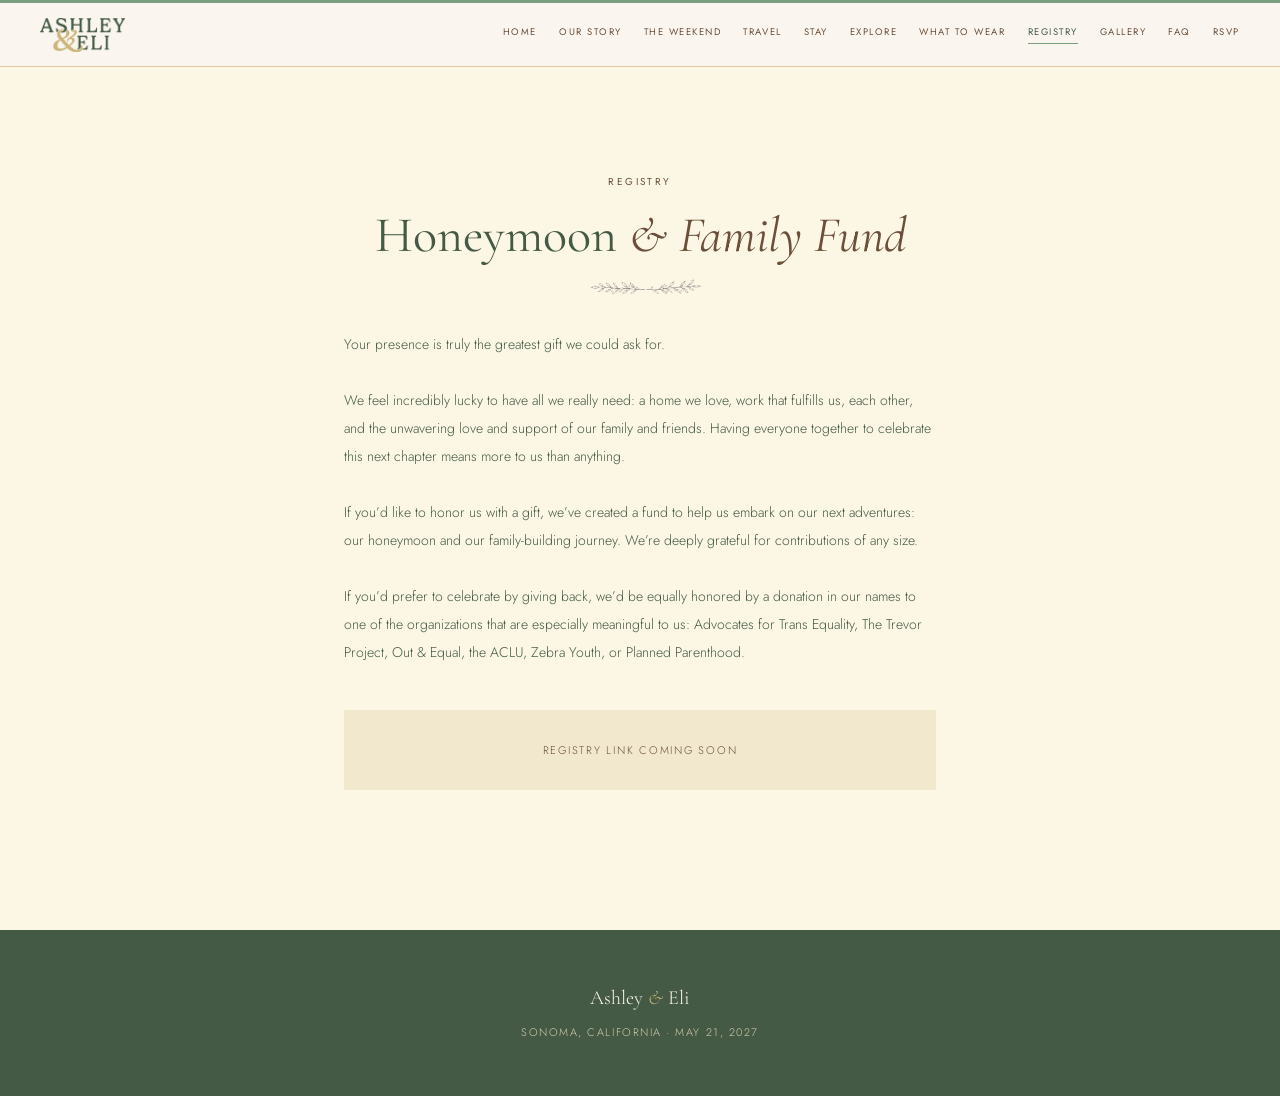
<file: registry.html>
<!DOCTYPE html>
<html lang="en">
<head>
<meta charset="UTF-8">
<meta name="viewport" content="width=device-width, initial-scale=1.0">
<title>Registry — Ashley &amp; Eli</title>
<meta name="description" content="Ashley and Eli are getting married! Everything you need to know about the wedding weekend and all of its details are available here.">
<meta property="og:type" content="website">
<meta property="og:title" content="Registry — Ashley &amp; Eli">
<meta property="og:description" content="Ashley and Eli are getting married! Everything you need to know about the wedding weekend and all of its details are available here.">
<meta property="og:url" content="https://eliandashley.com/registry.html">
<meta property="og:image" content="https://eliandashley.com/assets/og-image.jpg">
<meta property="og:image:width" content="1200">
<meta property="og:image:height" content="630">
<meta property="og:image:alt" content="Ashley &amp; Eli — May 21, 2027, Sonoma, California">
<meta name="twitter:card" content="summary_large_image">
<meta name="twitter:title" content="Registry — Ashley &amp; Eli">
<meta name="twitter:description" content="Ashley and Eli are getting married! Everything you need to know about the wedding weekend and all of its details are available here.">
<meta name="twitter:image" content="https://eliandashley.com/assets/og-image.jpg">
<link rel="preconnect" href="https://fonts.googleapis.com">
<link rel="preconnect" href="https://fonts.gstatic.com" crossorigin>
<link href="https://fonts.googleapis.com/css2?family=Cormorant+Garamond:ital,wght@0,300;0,400;0,500;0,600;1,300;1,400;1,500&family=Jost:wght@200;300;400;500;700&display=swap" rel="stylesheet">
<link rel="stylesheet" href="css/style.css?v=23">
</head>
<body>
<a href="#main-content" class="skip-link">Skip to content</a>

<header class="site-header">
  <div class="header-bar"></div>
  <div class="header-inner">
    <a href="index.html" class="logo-link"><img src="assets/logo-wordmark.png" alt="Ashley &amp; Eli"></a>
    <button class="nav-toggle" aria-label="Toggle menu" aria-expanded="false"><span></span><span></span><span></span></button>
    <nav class="site-nav" aria-label="Site">
      <a href="index.html">Home</a>
      <a href="story.html">Our Story</a>
      <a href="weekend.html">The Weekend</a>
      <a href="travel.html">Travel</a>
      <a href="stay.html">Stay</a>
      <a href="explore.html">Explore</a>
      <a href="wear.html">What to Wear</a>
      <a href="registry.html" class="active">Registry</a>
      <a href="gallery.html">Gallery</a>
      <a href="faq.html">FAQ</a>
      <a href="rsvp.html">RSVP</a>
    </nav>
  </div>
</header>

<main class="page-body" id="main-content" tabindex="-1">
<section class="registry-section">
  <div class="eyebrow">Registry</div>
  <h1 class="page-title" style="font-size:clamp(34px,4vw,50px);">Honeymoon <em>&amp; Family Fund</em></h1>
  <img class="leaf-divider center" src="assets/leaf-divider.png" alt="" style="margin-bottom:32px;">
  <p class="registry-body">Your presence is truly the greatest gift we could ask for.

We feel incredibly lucky to have all we really need: a home we love, work that fulfills us, each other, and the unwavering love and support of our family and friends. Having everyone together to celebrate this next chapter means more to us than anything.

If you&rsquo;d like to honor us with a gift, we&rsquo;ve created a fund to help us embark on our next adventures: our honeymoon and our family-building journey. We&rsquo;re deeply grateful for contributions of any size.

If you&rsquo;d prefer to celebrate by giving back, we&rsquo;d be equally honored by a donation in our names to one of the organizations that are especially meaningful to us: Advocates for Trans Equality, The Trevor Project, Out &amp; Equal, the ACLU, Zebra Youth, or Planned Parenthood.</p>
  <div class="registry-callout">
    <div class="registry-callout-label">Registry link coming soon</div>
  </div>
</section>
</main>

<footer class="site-footer">
  <div class="footer-names">Ashley <span class="amp">&amp;</span> Eli</div>
  <div class="footer-meta">Sonoma, California &middot; May 21, 2027</div>
</footer>

<script src="js/main.js"></script>
</body>
</html>
</file>
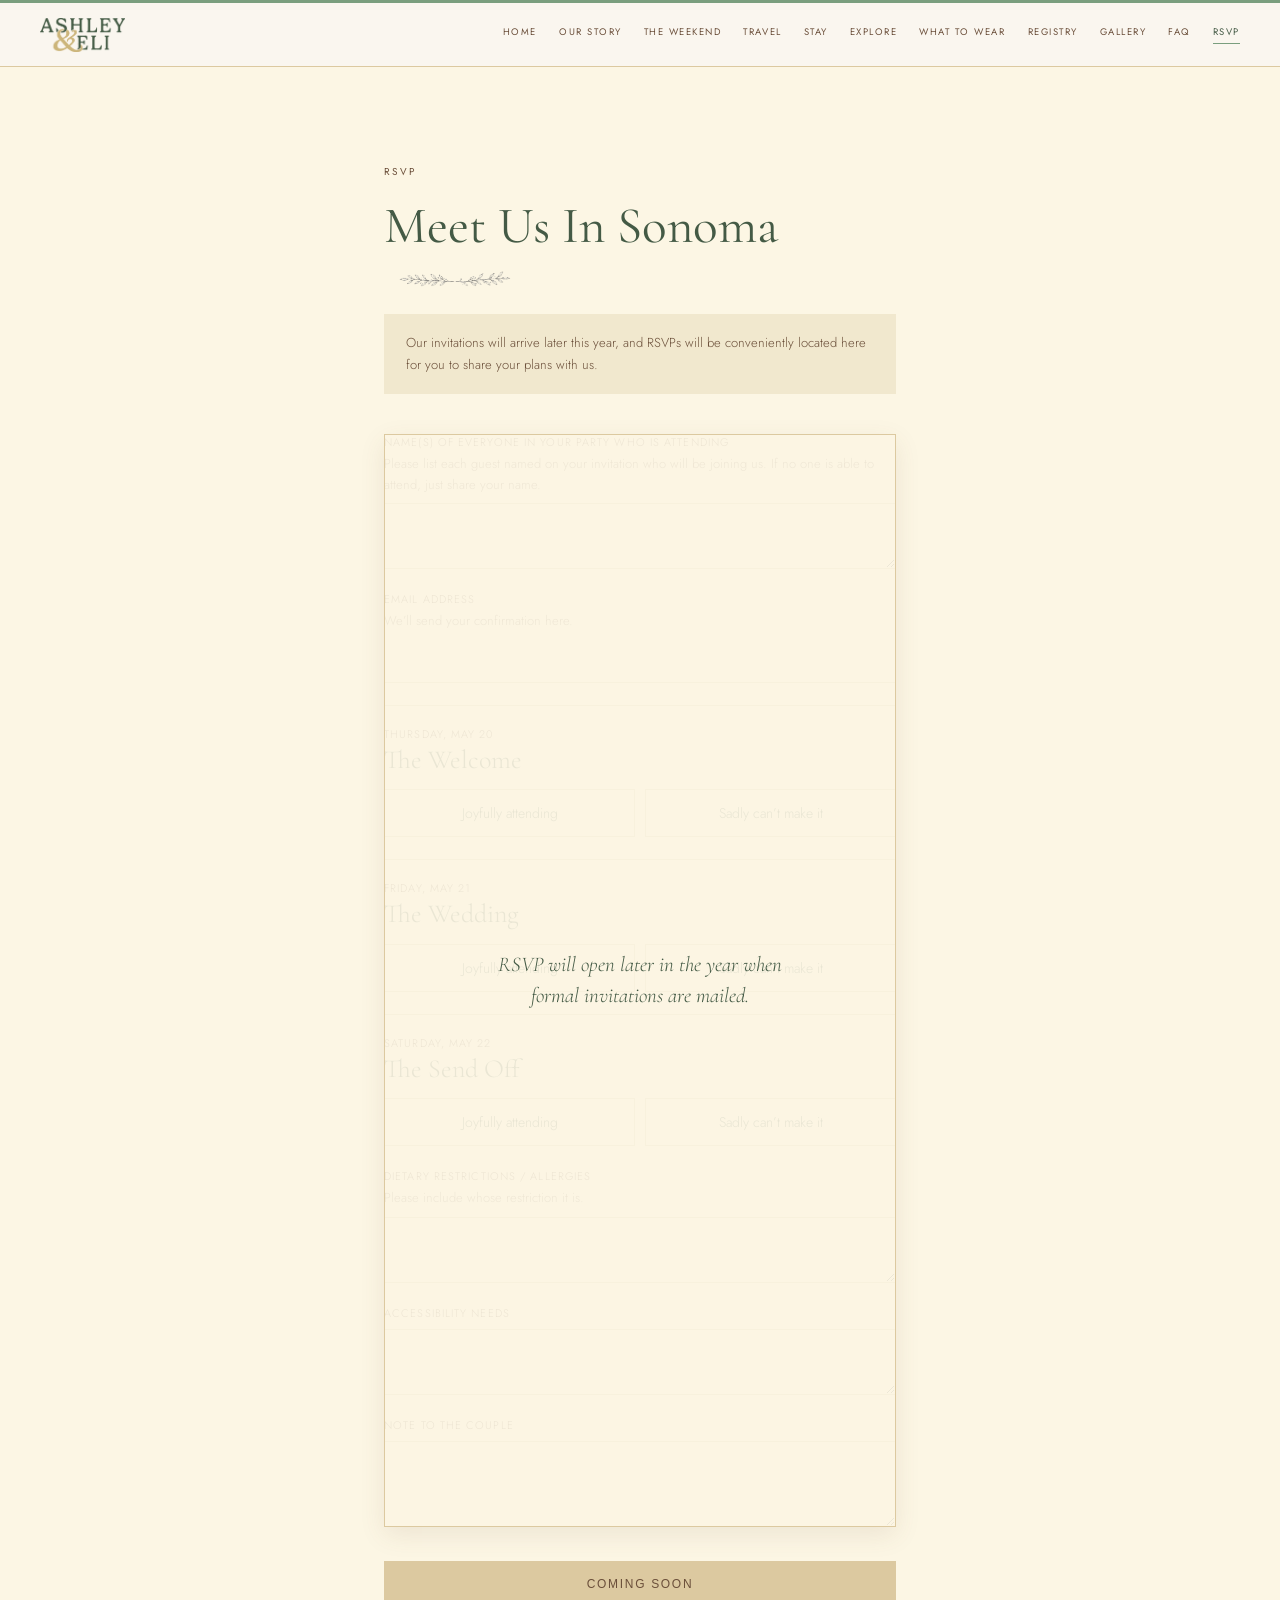
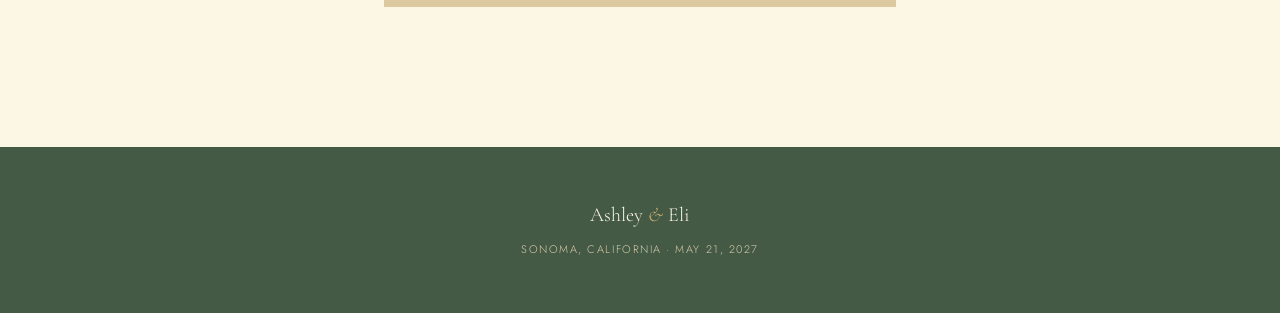
<file: rsvp.html>
<!DOCTYPE html>
<html lang="en">
<head>
<meta charset="UTF-8">
<meta name="viewport" content="width=device-width, initial-scale=1.0">
<title>RSVP — Ashley &amp; Eli</title>
<meta name="description" content="Ashley and Eli are getting married! Everything you need to know about the wedding weekend and all of its details are available here.">
<meta property="og:type" content="website">
<meta property="og:title" content="RSVP — Ashley &amp; Eli">
<meta property="og:description" content="Ashley and Eli are getting married! Everything you need to know about the wedding weekend and all of its details are available here.">
<meta property="og:url" content="https://eliandashley.com/rsvp.html">
<meta property="og:image" content="https://eliandashley.com/assets/og-image.jpg">
<meta property="og:image:width" content="1200">
<meta property="og:image:height" content="630">
<meta property="og:image:alt" content="Ashley &amp; Eli — May 21, 2027, Sonoma, California">
<meta name="twitter:card" content="summary_large_image">
<meta name="twitter:title" content="RSVP — Ashley &amp; Eli">
<meta name="twitter:description" content="Ashley and Eli are getting married! Everything you need to know about the wedding weekend and all of its details are available here.">
<meta name="twitter:image" content="https://eliandashley.com/assets/og-image.jpg">
<link rel="preconnect" href="https://fonts.googleapis.com">
<link rel="preconnect" href="https://fonts.gstatic.com" crossorigin>
<link href="https://fonts.googleapis.com/css2?family=Cormorant+Garamond:ital,wght@0,300;0,400;0,500;0,600;1,300;1,400;1,500&family=Jost:wght@200;300;400;500;700&display=swap" rel="stylesheet">
<link rel="stylesheet" href="css/style.css?v=23">
</head>
<body>
<a href="#main-content" class="skip-link">Skip to content</a>

<header class="site-header">
  <div class="header-bar"></div>
  <div class="header-inner">
    <a href="index.html" class="logo-link"><img src="assets/logo-wordmark.png" alt="Ashley &amp; Eli"></a>
    <button class="nav-toggle" aria-label="Toggle menu" aria-expanded="false"><span></span><span></span><span></span></button>
    <nav class="site-nav" aria-label="Site">
      <a href="index.html">Home</a>
      <a href="story.html">Our Story</a>
      <a href="weekend.html">The Weekend</a>
      <a href="travel.html">Travel</a>
      <a href="stay.html">Stay</a>
      <a href="explore.html">Explore</a>
      <a href="wear.html">What to Wear</a>
      <a href="registry.html">Registry</a>
      <a href="gallery.html">Gallery</a>
      <a href="faq.html">FAQ</a>
      <a href="rsvp.html" class="active">RSVP</a>
    </nav>
  </div>
</header>

<main class="page-body" id="main-content" tabindex="-1">
<section class="rsvp-section">
  <div class="eyebrow">RSVP</div>
  <h1 class="page-title">Meet Us In Sonoma</h1>
  <img class="leaf-divider" src="assets/leaf-divider.png" alt="">

  <div class="rsvp-banner" data-rsvp-banner>Our invitations will arrive later this year, and RSVPs will be conveniently located here for you to share your plans with us.</div>

  <form class="rsvp-form" id="rsvp-form" novalidate>
    <div class="rsvp-fields-wrap">
      <div class="rsvp-overlay" data-rsvp-overlay>
        <p data-rsvp-overlay-text>RSVP will open later in the year when formal invitations are mailed.</p>
      </div>
      <fieldset class="rsvp-fieldset" disabled>
        <legend class="sr-only">RSVP details</legend>

        <label>
          <span class="field-label">Name(s) of everyone in your party who is attending</span>
          <span class="field-hint">Please list each guest named on your invitation who will be joining us. If no one is able to attend, just share your name.</span>
          <textarea name="names" rows="2" required autocomplete="name"></textarea>
        </label>

        <label>
          <span class="field-label">Email address</span>
          <span class="field-hint">We&rsquo;ll send your confirmation here.</span>
          <input type="email" name="email" required autocomplete="email" inputmode="email">
        </label>

        <fieldset class="rsvp-event">
          <legend><span class="rsvp-event-date">Thursday, May 20</span><span class="rsvp-event-name">The Welcome</span></legend>
          <div class="rsvp-choices">
            <label class="rsvp-choice"><input type="radio" name="welcome" value="Attending" required><span>Joyfully attending</span></label>
            <label class="rsvp-choice"><input type="radio" name="welcome" value="Not attending"><span>Sadly can&rsquo;t make it</span></label>
          </div>
        </fieldset>

        <fieldset class="rsvp-event">
          <legend><span class="rsvp-event-date">Friday, May 21</span><span class="rsvp-event-name">The Wedding</span></legend>
          <div class="rsvp-choices">
            <label class="rsvp-choice"><input type="radio" name="wedding" value="Attending" required><span>Joyfully attending</span></label>
            <label class="rsvp-choice"><input type="radio" name="wedding" value="Not attending"><span>Sadly can&rsquo;t make it</span></label>
          </div>
        </fieldset>

        <fieldset class="rsvp-event">
          <legend><span class="rsvp-event-date">Saturday, May 22</span><span class="rsvp-event-name">The Send Off</span></legend>
          <div class="rsvp-choices">
            <label class="rsvp-choice"><input type="radio" name="sendoff" value="Attending" required><span>Joyfully attending</span></label>
            <label class="rsvp-choice"><input type="radio" name="sendoff" value="Not attending"><span>Sadly can&rsquo;t make it</span></label>
          </div>
        </fieldset>

        <label>
          <span class="field-label">Dietary restrictions / allergies</span>
          <span class="field-hint">Please include whose restriction it is.</span>
          <textarea name="dietary" rows="2"></textarea>
        </label>
        <label>
          <span class="field-label">Accessibility needs</span>
          <textarea name="accessibility" rows="2"></textarea>
        </label>
        <label>
          <span class="field-label">Note to the couple</span>
          <textarea name="note" rows="3"></textarea>
        </label>

        <div class="rsvp-hp" aria-hidden="true">
          <label>Leave this field empty<input type="text" name="website" tabindex="-1" autocomplete="off"></label>
        </div>
      </fieldset>
    </div>
    <p class="rsvp-error" data-rsvp-error role="alert" hidden></p>
    <button type="submit" class="rsvp-submit" disabled>Coming Soon</button>
  </form>

  <div class="rsvp-thanks" data-rsvp-thanks tabindex="-1" hidden>
    <p class="rsvp-thanks-title">Thank you!</p>
    <p>Your RSVP has been received. A confirmation is on its way to <strong data-rsvp-thanks-email></strong>. If you don&rsquo;t see it within a few minutes, check your spam folder.</p>
  </div>
</section>
</main>

<footer class="site-footer">
  <div class="footer-names">Ashley <span class="amp">&amp;</span> Eli</div>
  <div class="footer-meta">Sonoma, California &middot; May 21, 2027</div>
</footer>

<script src="js/main.js"></script>
<script src="js/rsvp.js?v=1"></script>
</body>
</html>
</file>
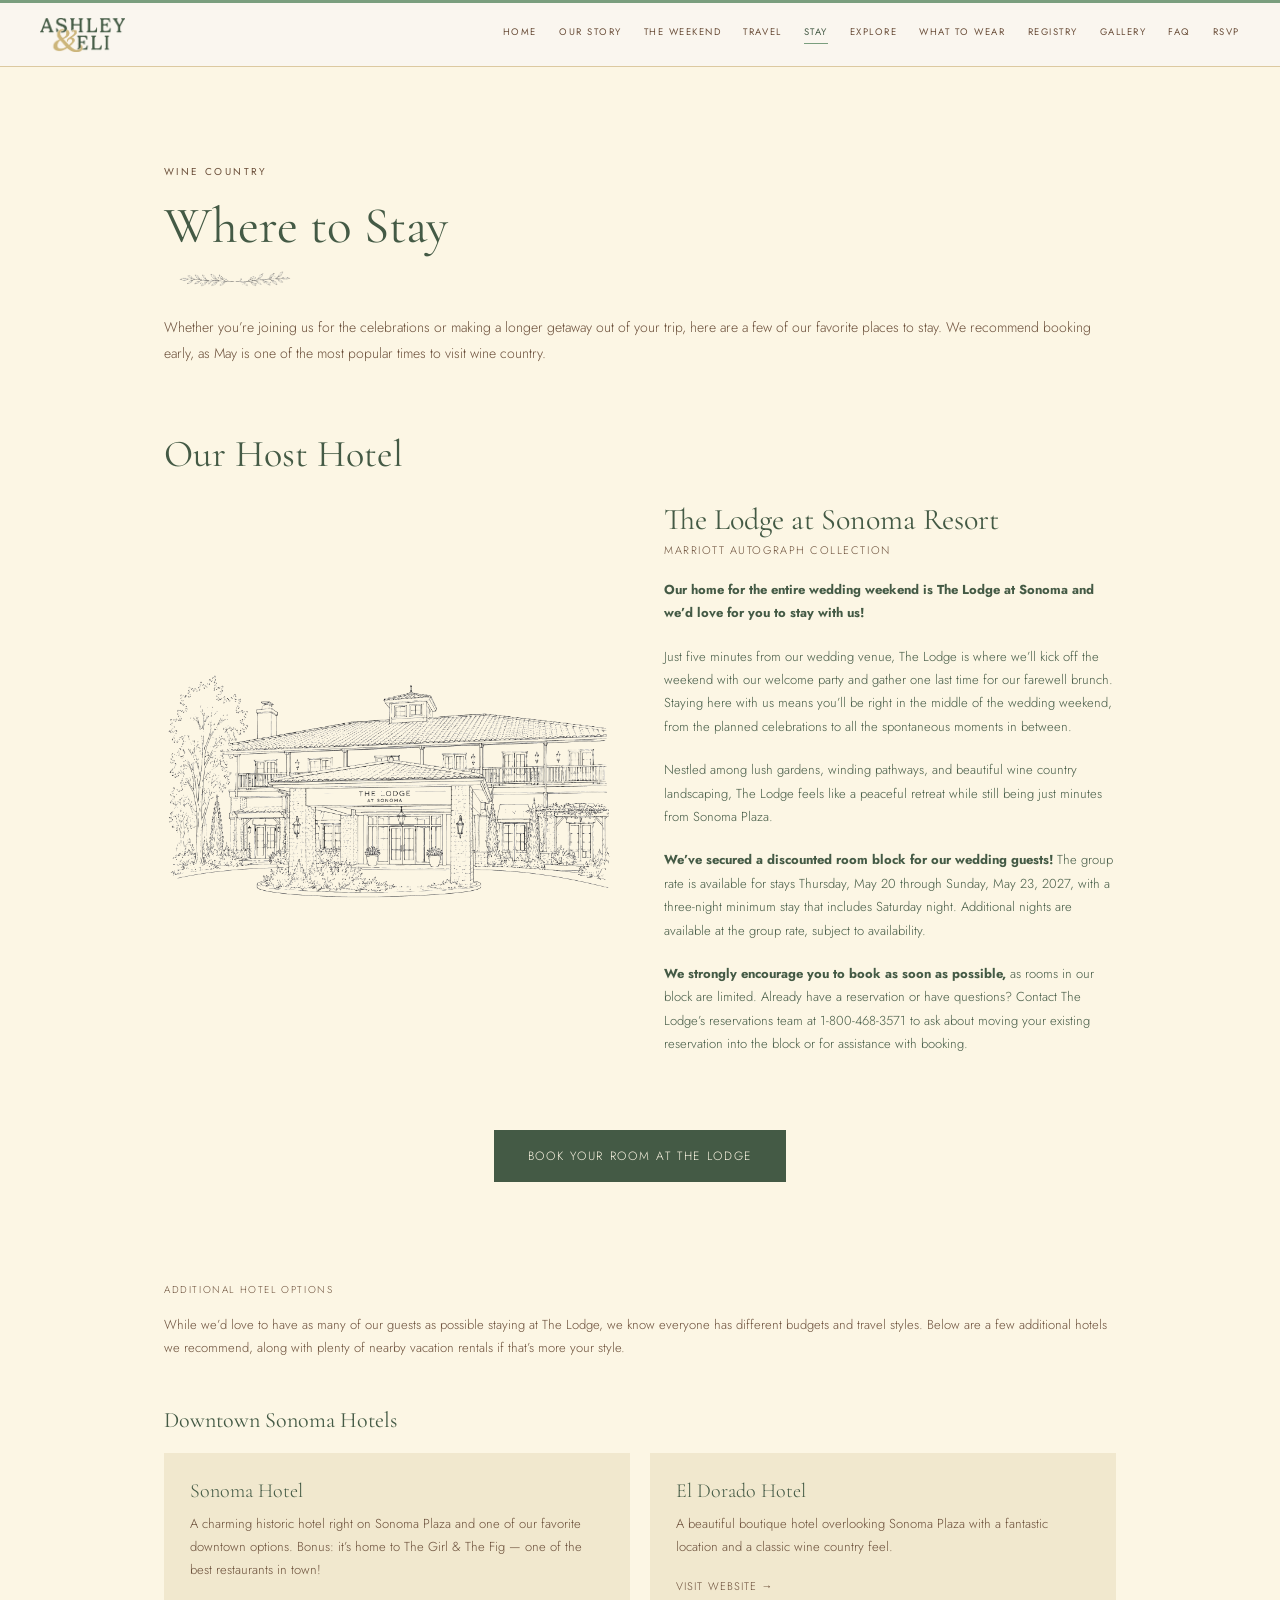
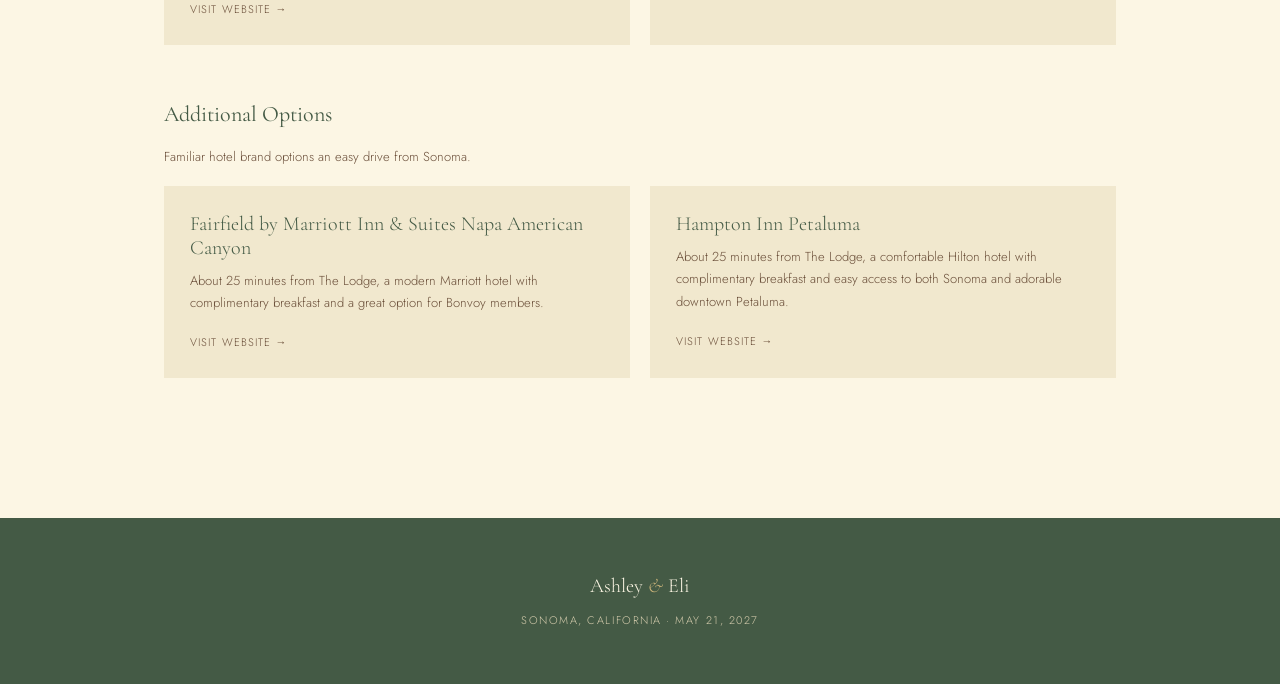
<file: stay.html>
<!DOCTYPE html>
<html lang="en">
<head>
<meta charset="UTF-8">
<meta name="viewport" content="width=device-width, initial-scale=1.0">
<title>Where to Stay — Ashley &amp; Eli</title>
<meta name="description" content="Ashley and Eli are getting married! Everything you need to know about the wedding weekend and all of its details are available here.">
<meta property="og:type" content="website">
<meta property="og:title" content="Where to Stay — Ashley &amp; Eli">
<meta property="og:description" content="Ashley and Eli are getting married! Everything you need to know about the wedding weekend and all of its details are available here.">
<meta property="og:url" content="https://eliandashley.com/stay.html">
<meta property="og:image" content="https://eliandashley.com/assets/og-image.jpg">
<meta property="og:image:width" content="1200">
<meta property="og:image:height" content="630">
<meta property="og:image:alt" content="Ashley &amp; Eli — May 21, 2027, Sonoma, California">
<meta name="twitter:card" content="summary_large_image">
<meta name="twitter:title" content="Where to Stay — Ashley &amp; Eli">
<meta name="twitter:description" content="Ashley and Eli are getting married! Everything you need to know about the wedding weekend and all of its details are available here.">
<meta name="twitter:image" content="https://eliandashley.com/assets/og-image.jpg">
<link rel="preconnect" href="https://fonts.googleapis.com">
<link rel="preconnect" href="https://fonts.gstatic.com" crossorigin>
<link href="https://fonts.googleapis.com/css2?family=Cormorant+Garamond:ital,wght@0,300;0,400;0,500;0,600;1,300;1,400;1,500&family=Jost:wght@200;300;400;500;700&display=swap" rel="stylesheet">
<link rel="stylesheet" href="css/style.css?v=23">
</head>
<body>
<a href="#main-content" class="skip-link">Skip to content</a>

<header class="site-header">
  <div class="header-bar"></div>
  <div class="header-inner">
    <a href="index.html" class="logo-link"><img src="assets/logo-wordmark.png" alt="Ashley &amp; Eli"></a>
    <button class="nav-toggle" aria-label="Toggle menu" aria-expanded="false"><span></span><span></span><span></span></button>
    <nav class="site-nav" aria-label="Site">
      <a href="index.html">Home</a>
      <a href="story.html">Our Story</a>
      <a href="weekend.html">The Weekend</a>
      <a href="travel.html">Travel</a>
      <a href="stay.html" class="active">Stay</a>
      <a href="explore.html">Explore</a>
      <a href="wear.html">What to Wear</a>
      <a href="registry.html">Registry</a>
      <a href="gallery.html">Gallery</a>
      <a href="faq.html">FAQ</a>
      <a href="rsvp.html">RSVP</a>
    </nav>
  </div>
</header>

<main class="page-body" id="main-content" tabindex="-1">
<section class="stay-section">
  <div class="eyebrow">Wine Country</div>
  <h1 class="page-title">Where to Stay</h1>
  <img class="leaf-divider" src="assets/leaf-divider.png" alt="">
  <p class="lede stay-lede">Whether you&rsquo;re joining us for the celebrations or making a longer getaway out of your trip, here are a few of our favorite places to stay. We recommend booking early, as May is one of the most popular times to visit wine country.</p>

  <h2 class="host-hotel-heading">Our Host Hotel</h2>
  <div class="host-hotel">
    <img src="assets/lodge-doodle.png" alt="Doodle of The Lodge at Sonoma's entrance">
    <div>
      <h2>The Lodge at Sonoma Resort</h2>
      <div class="host-hotel-brand">Marriott Autograph Collection</div>
      <p><strong>Our home for the entire wedding weekend is The Lodge at Sonoma and we&rsquo;d love for you to stay with us!</strong></p>
      <p>Just five minutes from our wedding venue, The Lodge is where we&rsquo;ll kick off the weekend with our welcome party and gather one last time for our farewell brunch. Staying here with us means you&rsquo;ll be right in the middle of the wedding weekend, from the planned celebrations to all the spontaneous moments in between.</p>
      <p>Nestled among lush gardens, winding pathways, and beautiful wine country landscaping, The Lodge feels like a peaceful retreat while still being just minutes from Sonoma Plaza.</p>
      <p><strong>We&rsquo;ve secured a discounted room block for our wedding guests!</strong> The group rate is available for stays Thursday, May 20 through Sunday, May 23, 2027, with a three-night minimum stay that includes Saturday night. Additional nights are available at the group rate, subject to availability.</p>
      <p><strong>We strongly encourage you to book as soon as possible,</strong> as rooms in our block are limited. Already have a reservation or have questions? Contact The Lodge&rsquo;s reservations team at 1-800-468-3571 to ask about moving your existing reservation into the block or for assistance with booking.</p>
    </div>
    <div style="grid-column: 1 / -1; text-align:center;">
      <a class="host-hotel-cta" href="https://book.passkey.com/e/51326589" target="_blank" rel="noopener">Book Your Room at The Lodge</a>
    </div>
    </div>
  </div>

  <div class="stay-sub-eyebrow">Additional Hotel Options</div>
  <p class="hotels-lede">While we&rsquo;d love to have as many of our guests as possible staying at The Lodge, we know everyone has different budgets and travel styles. Below are a few additional hotels we recommend, along with plenty of nearby vacation rentals if that&rsquo;s more your style.</p>

  <h3 class="subheading">Downtown Sonoma Hotels</h3>
  <ul class="hotels-grid">
    <li class="hotel-card">
      <div class="hotel-name">Sonoma Hotel</div>
      <p>A charming historic hotel right on Sonoma Plaza and one of our favorite downtown options. Bonus: it&rsquo;s home to The Girl &amp; The Fig &mdash; one of the best restaurants in town!</p>
      <a class="hotel-link" href="https://www.sonomahotel.com/" target="_blank" rel="noopener">Visit website &rarr;</a>
    </li>
    <li class="hotel-card">
      <div class="hotel-name">El Dorado Hotel</div>
      <p>A beautiful boutique hotel overlooking Sonoma Plaza with a fantastic location and a classic wine country feel.</p>
      <a class="hotel-link" href="https://eldoradosonoma.com/" target="_blank" rel="noopener">Visit website &rarr;</a>
    </li>
  </ul>

  <h3 class="subheading">Additional Options</h3>
  <p class="subheading-note">Familiar hotel brand options an easy drive from Sonoma.</p>
  <ul class="hotels-grid last">
    <li class="hotel-card">
      <div class="hotel-name">Fairfield by Marriott Inn &amp; Suites Napa American Canyon</div>
      <p>About 25 minutes from The Lodge, a modern Marriott hotel with complimentary breakfast and a great option for Bonvoy members.</p>
      <a class="hotel-link" href="https://www.marriott.com/en-us/hotels/sfoac-fairfield-inn-and-suites-napa-american-canyon/overview/" target="_blank" rel="noopener">Visit website &rarr;</a>
    </li>
    <li class="hotel-card">
      <div class="hotel-name">Hampton Inn Petaluma</div>
      <p>About 25 minutes from The Lodge, a comfortable Hilton hotel with complimentary breakfast and easy access to both Sonoma and adorable downtown Petaluma.</p>
      <a class="hotel-link" href="https://www.hilton.com/en/hotels/oakpchx-hampton-petaluma/" target="_blank" rel="noopener">Visit website &rarr;</a>
    </li>
  </ul>
</section>
</main>

<footer class="site-footer">
  <div class="footer-names">Ashley <span class="amp">&amp;</span> Eli</div>
  <div class="footer-meta">Sonoma, California &middot; May 21, 2027</div>
</footer>

<script src="js/main.js"></script>
</body>
</html>
</file>
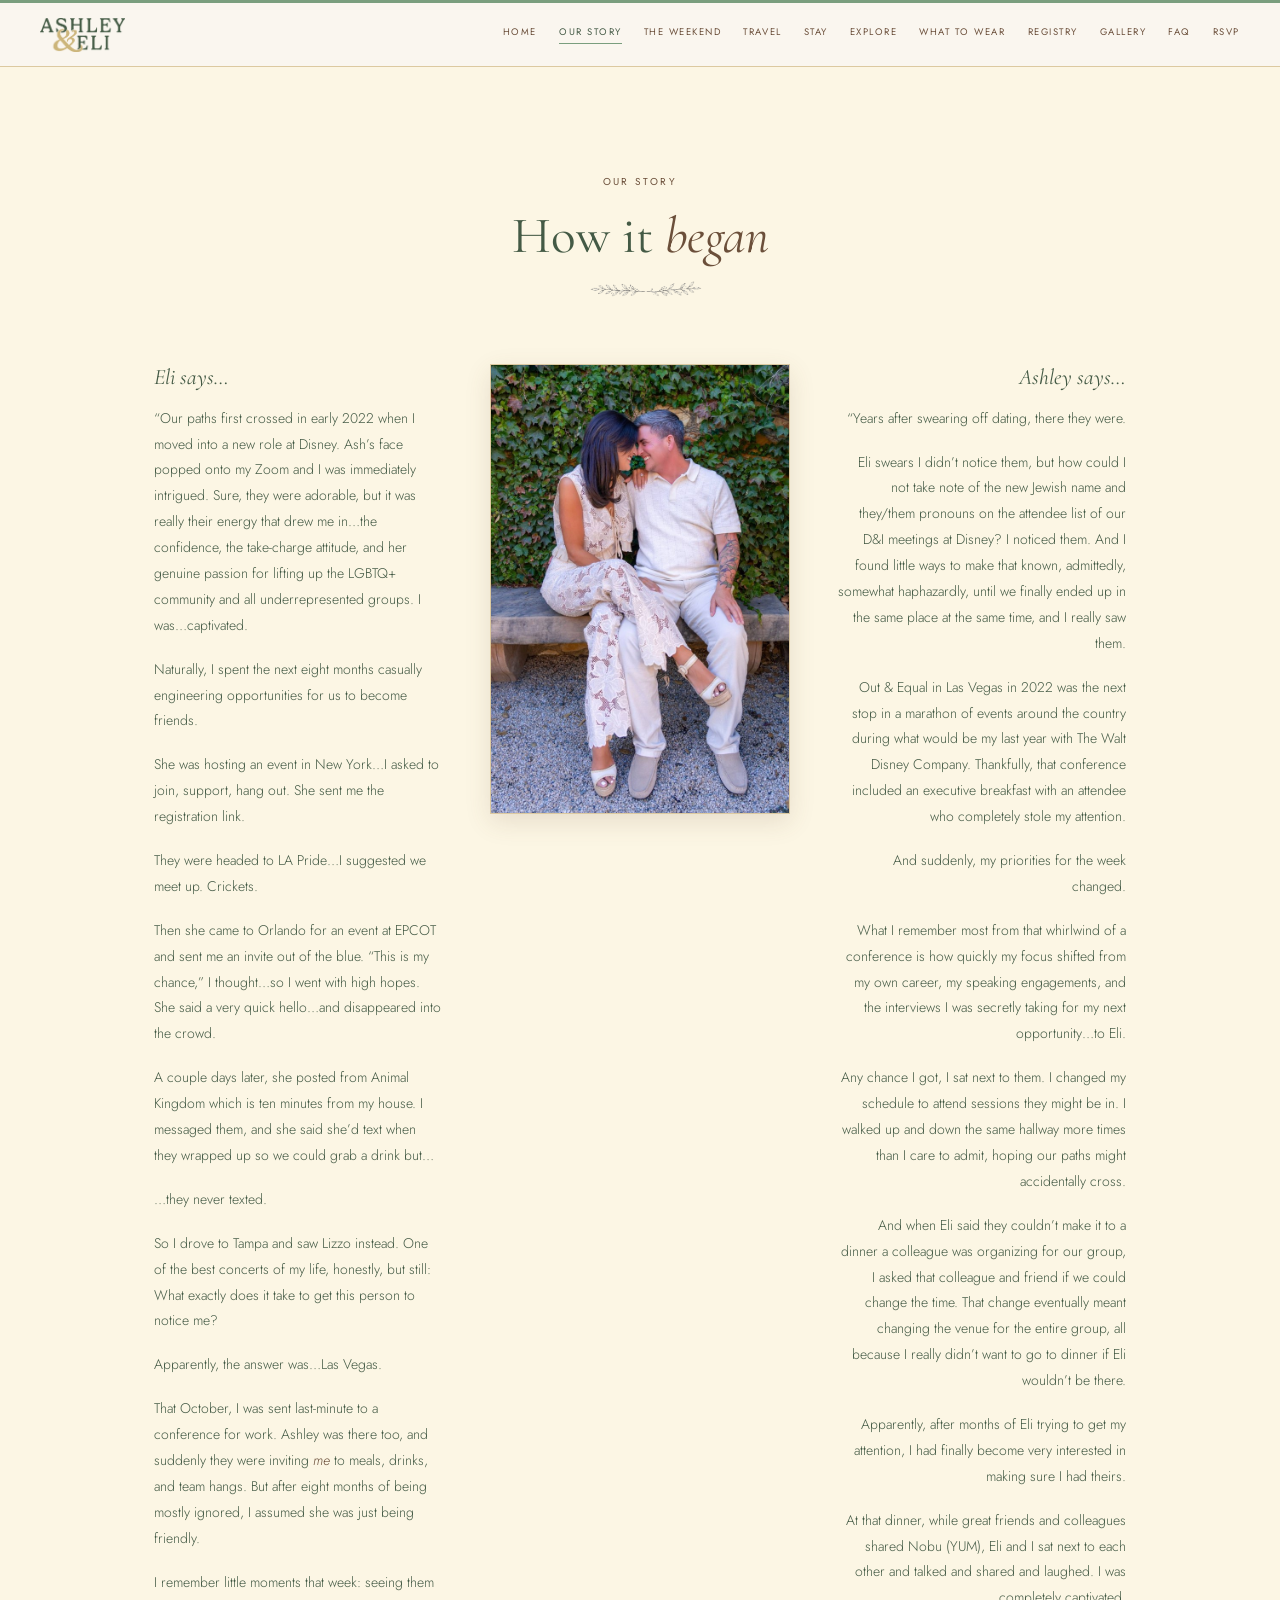
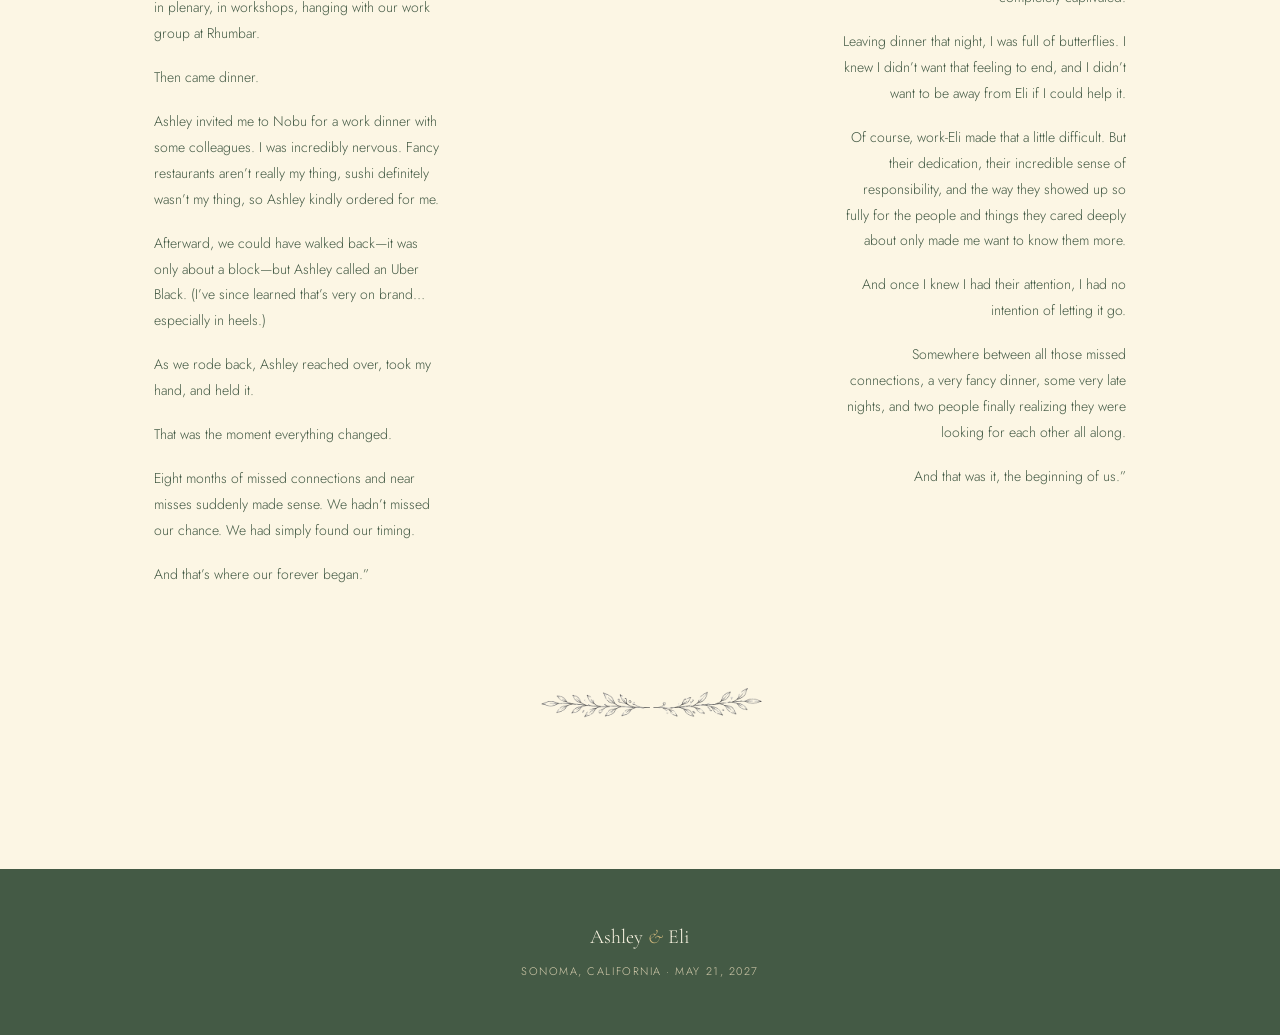
<file: story.html>
<!DOCTYPE html>
<html lang="en">
<head>
<meta charset="UTF-8">
<meta name="viewport" content="width=device-width, initial-scale=1.0">
<title>Our Story — Ashley &amp; Eli</title>
<meta name="description" content="Ashley and Eli are getting married! Everything you need to know about the wedding weekend and all of its details are available here.">
<meta property="og:type" content="website">
<meta property="og:title" content="Our Story — Ashley &amp; Eli">
<meta property="og:description" content="Ashley and Eli are getting married! Everything you need to know about the wedding weekend and all of its details are available here.">
<meta property="og:url" content="https://eliandashley.com/story.html">
<meta property="og:image" content="https://eliandashley.com/assets/og-image.jpg">
<meta property="og:image:width" content="1200">
<meta property="og:image:height" content="630">
<meta property="og:image:alt" content="Ashley &amp; Eli — May 21, 2027, Sonoma, California">
<meta name="twitter:card" content="summary_large_image">
<meta name="twitter:title" content="Our Story — Ashley &amp; Eli">
<meta name="twitter:description" content="Ashley and Eli are getting married! Everything you need to know about the wedding weekend and all of its details are available here.">
<meta name="twitter:image" content="https://eliandashley.com/assets/og-image.jpg">
<link rel="preconnect" href="https://fonts.googleapis.com">
<link rel="preconnect" href="https://fonts.gstatic.com" crossorigin>
<link href="https://fonts.googleapis.com/css2?family=Cormorant+Garamond:ital,wght@0,300;0,400;0,500;0,600;1,300;1,400;1,500&family=Jost:wght@200;300;400;500;700&display=swap" rel="stylesheet">
<link rel="stylesheet" href="css/style.css?v=23">
</head>
<body>
<a href="#main-content" class="skip-link">Skip to content</a>

<header class="site-header">
  <div class="header-bar"></div>
  <div class="header-inner">
    <a href="index.html" class="logo-link"><img src="assets/logo-wordmark.png" alt="Ashley &amp; Eli"></a>
    <button class="nav-toggle" aria-label="Toggle menu" aria-expanded="false"><span></span><span></span><span></span></button>
    <nav class="site-nav" aria-label="Site">
      <a href="index.html">Home</a>
      <a href="story.html" class="active">Our Story</a>
      <a href="weekend.html">The Weekend</a>
      <a href="travel.html">Travel</a>
      <a href="stay.html">Stay</a>
      <a href="explore.html">Explore</a>
      <a href="wear.html">What to Wear</a>
      <a href="registry.html">Registry</a>
      <a href="gallery.html">Gallery</a>
      <a href="faq.html">FAQ</a>
      <a href="rsvp.html">RSVP</a>
    </nav>
  </div>
</header>

<main class="page-body" id="main-content" tabindex="-1">
<section class="story-section">
  <div class="story-title-block">
    <div class="eyebrow">Our Story</div>
    <h1 class="page-title">How it <em>began</em></h1>
    <img class="leaf-divider center" src="assets/leaf-divider.png" alt="">
  </div>

  <div class="story-columns">
    <div class="story-copy" style="text-align:left;">
      <h3>Eli says&hellip;</h3>
      <p>&ldquo;Our paths first crossed in early 2022 when I moved into a new role at Disney. Ash&rsquo;s face popped onto my Zoom and I was immediately intrigued. Sure, they were adorable, but it was really their energy that drew me in&hellip;the confidence, the take-charge attitude, and her genuine passion for lifting up the LGBTQ+ community and all underrepresented groups. I was&hellip;captivated.</p>
      <p>Naturally, I spent the next eight months casually engineering opportunities for us to become friends.</p>
      <p>She was hosting an event in New York&hellip;I asked to join, support, hang out. She sent me the registration link.</p>
      <p>They were headed to LA Pride&hellip;I suggested we meet up. Crickets.</p>
      <p>Then she came to Orlando for an event at EPCOT and sent me an invite out of the blue. &ldquo;This is my chance,&rdquo; I thought&hellip;so I went with high hopes. She said a very quick hello&hellip;and disappeared into the crowd.</p>
      <p>A couple days later, she posted from Animal Kingdom which is ten minutes from my house. I messaged them, and she said she&rsquo;d text when they wrapped up so we could grab a drink but&hellip;</p>
      <p>&hellip;they never texted.</p>
      <p>So I drove to Tampa and saw Lizzo instead. One of the best concerts of my life, honestly, but still: What exactly does it take to get this person to notice me?</p>
      <p>Apparently, the answer was&hellip;Las Vegas.</p>
      <p>That October, I was sent last-minute to a conference for work. Ashley was there too, and suddenly they were inviting <em>me</em> to meals, drinks, and team hangs. But after eight months of being mostly ignored, I assumed she was just being friendly.</p>
      <p>I remember little moments that week: seeing them in plenary, in workshops, hanging with our work group at Rhumbar.</p>
      <p>Then came dinner.</p>
      <p>Ashley invited me to Nobu for a work dinner with some colleagues. I was incredibly nervous. Fancy restaurants aren&rsquo;t really my thing, sushi definitely wasn&rsquo;t my thing, so Ashley kindly ordered for me.</p>
      <p>Afterward, we could have walked back&mdash;it was only about a block&mdash;but Ashley called an Uber Black. (I&rsquo;ve since learned that&rsquo;s very on brand&hellip;especially in heels.)</p>
      <p>As we rode back, Ashley reached over, took my hand, and held it.</p>
      <p>That was the moment everything changed.</p>
      <p>Eight months of missed connections and near misses suddenly made sense. We hadn&rsquo;t missed our chance. We had simply found our timing.</p>
      <p>And that&rsquo;s where our forever began.&rdquo;</p>
    </div>
    <div class="story-photo-col">
      <img src="assets/photo-story-bench.jpg" alt="Ashley and Eli sit together on a stone bench, smiling and touching foreheads in front of an ivy-covered wall.">
    </div>
    <div class="story-copy" style="text-align:right;">
      <h3>Ashley says&hellip;</h3>
      <p>&ldquo;Years after swearing off dating, there they were.</p>
      <p>Eli swears I didn&rsquo;t notice them, but how could I not take note of the new Jewish name and they/them pronouns on the attendee list of our D&amp;I meetings at Disney? I noticed them. And I found little ways to make that known, admittedly, somewhat haphazardly, until we finally ended up in the same place at the same time, and I really saw them.</p>
      <p>Out &amp; Equal in Las Vegas in 2022 was the next stop in a marathon of events around the country during what would be my last year with The Walt Disney Company. Thankfully, that conference included an executive breakfast with an attendee who completely stole my attention.</p>
      <p>And suddenly, my priorities for the week changed.</p>
      <p>What I remember most from that whirlwind of a conference is how quickly my focus shifted from my own career, my speaking engagements, and the interviews I was secretly taking for my next opportunity&hellip;to Eli.</p>
      <p>Any chance I got, I sat next to them. I changed my schedule to attend sessions they might be in. I walked up and down the same hallway more times than I care to admit, hoping our paths might accidentally cross.</p>
      <p>And when Eli said they couldn&rsquo;t make it to a dinner a colleague was organizing for our group, I asked that colleague and friend if we could change the time. That change eventually meant changing the venue for the entire group, all because I really didn&rsquo;t want to go to dinner if Eli wouldn&rsquo;t be there.</p>
      <p>Apparently, after months of Eli trying to get my attention, I had finally become very interested in making sure I had theirs.</p>
      <p>At that dinner, while great friends and colleagues shared Nobu (YUM), Eli and I sat next to each other and talked and shared and laughed. I was completely captivated.</p>
      <p>Leaving dinner that night, I was full of butterflies. I knew I didn&rsquo;t want that feeling to end, and I didn&rsquo;t want to be away from Eli if I could help it.</p>
      <p>Of course, work-Eli made that a little difficult. But their dedication, their incredible sense of responsibility, and the way they showed up so fully for the people and things they cared deeply about only made me want to know them more.</p>
      <p>And once I knew I had their attention, I had no intention of letting it go.</p>
      <p>Somewhere between all those missed connections, a very fancy dinner, some very late nights, and two people finally realizing they were looking for each other all along.</p>
      <p>And that was it, the beginning of us.&rdquo;</p>
    </div>
  </div>

  <img class="leaf-divider center" src="assets/leaf-divider.png" alt="" style="width:260px;margin-top:16px;">
</section>
</main>

<footer class="site-footer">
  <div class="footer-names">Ashley <span class="amp">&amp;</span> Eli</div>
  <div class="footer-meta">Sonoma, California &middot; May 21, 2027</div>
</footer>

<script src="js/main.js"></script>
</body>
</html>
</file>
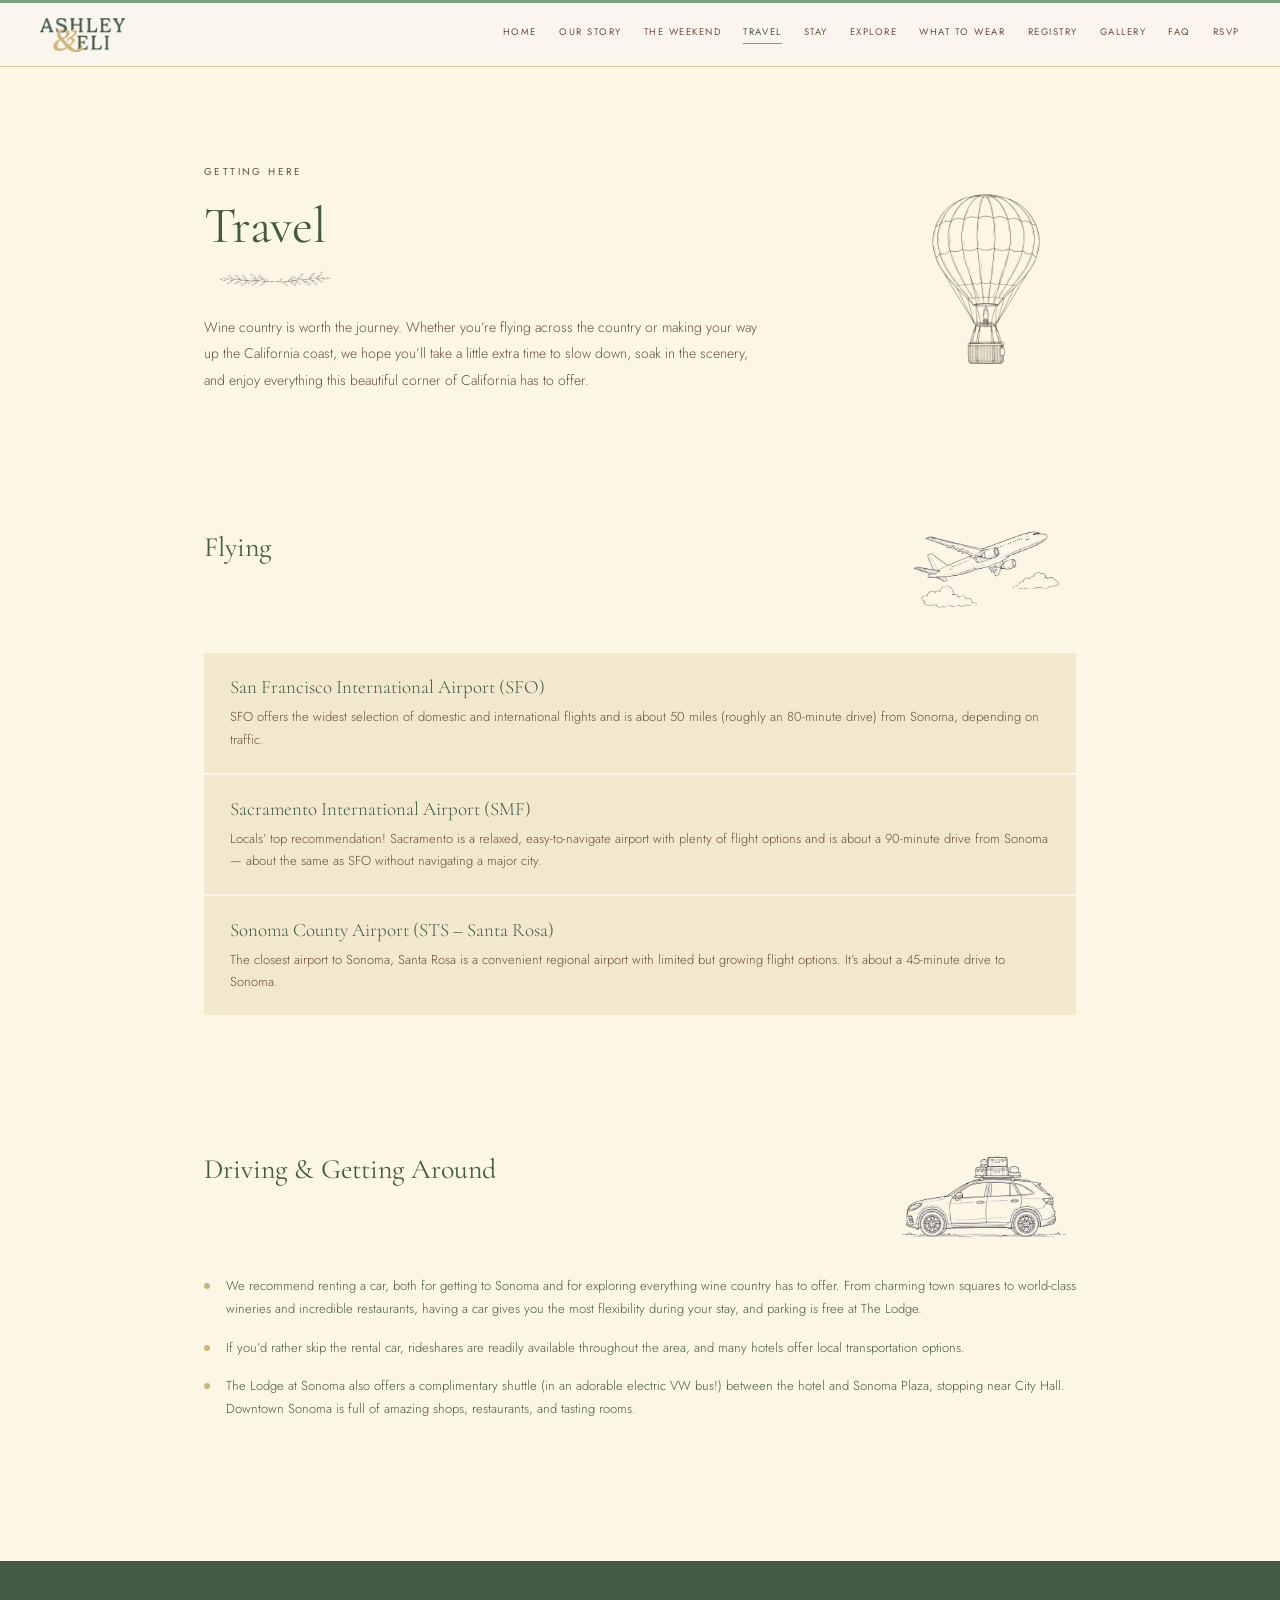
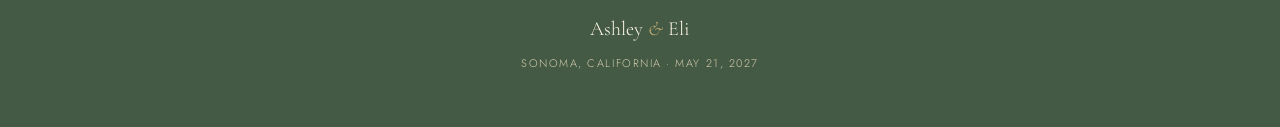
<file: travel.html>
<!DOCTYPE html>
<html lang="en">
<head>
<meta charset="UTF-8">
<meta name="viewport" content="width=device-width, initial-scale=1.0">
<title>Travel — Ashley &amp; Eli</title>
<meta name="description" content="Ashley and Eli are getting married! Everything you need to know about the wedding weekend and all of its details are available here.">
<meta property="og:type" content="website">
<meta property="og:title" content="Travel — Ashley &amp; Eli">
<meta property="og:description" content="Ashley and Eli are getting married! Everything you need to know about the wedding weekend and all of its details are available here.">
<meta property="og:url" content="https://eliandashley.com/travel.html">
<meta property="og:image" content="https://eliandashley.com/assets/og-image.jpg">
<meta property="og:image:width" content="1200">
<meta property="og:image:height" content="630">
<meta property="og:image:alt" content="Ashley &amp; Eli — May 21, 2027, Sonoma, California">
<meta name="twitter:card" content="summary_large_image">
<meta name="twitter:title" content="Travel — Ashley &amp; Eli">
<meta name="twitter:description" content="Ashley and Eli are getting married! Everything you need to know about the wedding weekend and all of its details are available here.">
<meta name="twitter:image" content="https://eliandashley.com/assets/og-image.jpg">
<link rel="preconnect" href="https://fonts.googleapis.com">
<link rel="preconnect" href="https://fonts.gstatic.com" crossorigin>
<link href="https://fonts.googleapis.com/css2?family=Cormorant+Garamond:ital,wght@0,300;0,400;0,500;0,600;1,300;1,400;1,500&family=Jost:wght@200;300;400;500;700&display=swap" rel="stylesheet">
<link rel="stylesheet" href="css/style.css?v=23">
</head>
<body>
<a href="#main-content" class="skip-link">Skip to content</a>

<header class="site-header">
  <div class="header-bar"></div>
  <div class="header-inner">
    <a href="index.html" class="logo-link"><img src="assets/logo-wordmark.png" alt="Ashley &amp; Eli"></a>
    <button class="nav-toggle" aria-label="Toggle menu" aria-expanded="false"><span></span><span></span><span></span></button>
    <nav class="site-nav" aria-label="Site">
      <a href="index.html">Home</a>
      <a href="story.html">Our Story</a>
      <a href="weekend.html">The Weekend</a>
      <a href="travel.html" class="active">Travel</a>
      <a href="stay.html">Stay</a>
      <a href="explore.html">Explore</a>
      <a href="wear.html">What to Wear</a>
      <a href="registry.html">Registry</a>
      <a href="gallery.html">Gallery</a>
      <a href="faq.html">FAQ</a>
      <a href="rsvp.html">RSVP</a>
    </nav>
  </div>
</header>

<main class="page-body" id="main-content" tabindex="-1">
<section class="travel-section">
  <div class="eyebrow">Getting Here</div>
  <h1 class="page-title">Travel</h1>
  <img class="leaf-divider" src="assets/leaf-divider.png" alt="">
  <img class="travel-hero-doodle" src="assets/balloon-doodle.png" alt="">
  <p class="lede travel-lede">Wine country is worth the journey. Whether you&rsquo;re flying across the country or making your way up the California coast, we hope you&rsquo;ll take a little extra time to slow down, soak in the scenery, and enjoy everything this beautiful corner of California has to offer.</p>

  <div class="section-heading-row">
    <h2>Flying</h2>
    <img src="assets/plane-doodle.png" alt="">
  </div>
  <ul class="airport-list">
    <li class="airport-card">
      <div class="airport-name">San Francisco International Airport (SFO)</div>
      <div class="airport-desc">SFO offers the widest selection of domestic and international flights and is about 50 miles (roughly an 80-minute drive) from Sonoma, depending on traffic.</div>
    </li>
    <li class="airport-card">
      <div class="airport-name">Sacramento International Airport (SMF)</div>
      <div class="airport-desc">Locals&rsquo; top recommendation! Sacramento is a relaxed, easy-to-navigate airport with plenty of flight options and is about a 90-minute drive from Sonoma &mdash; about the same as SFO without navigating a major city.</div>
    </li>
    <li class="airport-card">
      <div class="airport-name">Sonoma County Airport (STS &ndash; Santa Rosa)</div>
      <div class="airport-desc">The closest airport to Sonoma, Santa Rosa is a convenient regional airport with limited but growing flight options. It&rsquo;s about a 45-minute drive to Sonoma.</div>
    </li>
  </ul>

  <div class="section-heading-row">
    <h2>Driving &amp; Getting Around</h2>
    <img src="assets/car-doodle.png" alt="">
  </div>
  <ul class="note-list">
    <li class="note-row">
      <div class="note-dot"></div>
      <p>We recommend renting a car, both for getting to Sonoma and for exploring everything wine country has to offer. From charming town squares to world-class wineries and incredible restaurants, having a car gives you the most flexibility during your stay, and parking is free at The Lodge.</p>
    </li>
    <li class="note-row">
      <div class="note-dot"></div>
      <p>If you&rsquo;d rather skip the rental car, rideshares are readily available throughout the area, and many hotels offer local transportation options.</p>
    </li>
    <li class="note-row">
      <div class="note-dot"></div>
      <p>The Lodge at Sonoma also offers a complimentary shuttle (in an adorable electric VW bus!) between the hotel and Sonoma Plaza, stopping near City Hall. Downtown Sonoma is full of amazing shops, restaurants, and tasting rooms.</p>
    </li>
  </ul>
</section>
</main>

<footer class="site-footer">
  <div class="footer-names">Ashley <span class="amp">&amp;</span> Eli</div>
  <div class="footer-meta">Sonoma, California &middot; May 21, 2027</div>
</footer>

<script src="js/main.js"></script>
</body>
</html>
</file>
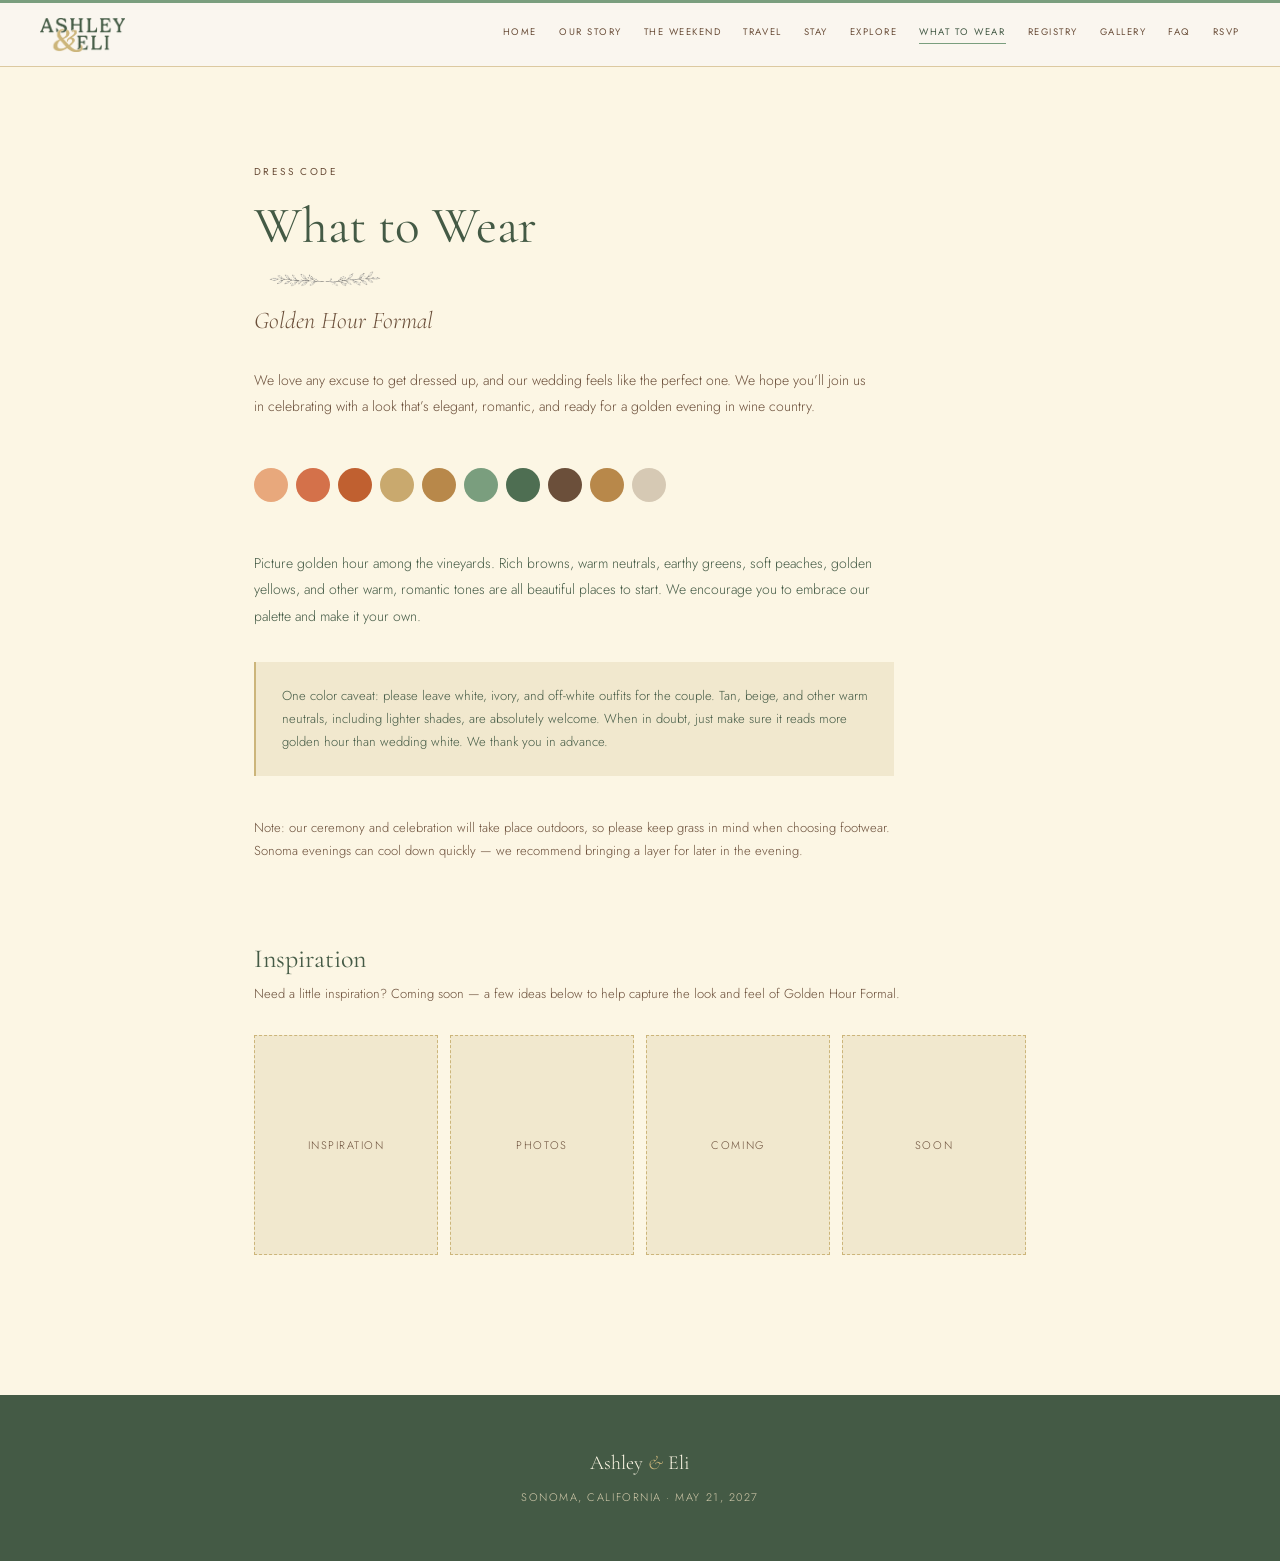
<file: wear.html>
<!DOCTYPE html>
<html lang="en">
<head>
<meta charset="UTF-8">
<meta name="viewport" content="width=device-width, initial-scale=1.0">
<title>What to Wear — Ashley &amp; Eli</title>
<meta name="description" content="Ashley and Eli are getting married! Everything you need to know about the wedding weekend and all of its details are available here.">
<meta property="og:type" content="website">
<meta property="og:title" content="What to Wear — Ashley &amp; Eli">
<meta property="og:description" content="Ashley and Eli are getting married! Everything you need to know about the wedding weekend and all of its details are available here.">
<meta property="og:url" content="https://eliandashley.com/wear.html">
<meta property="og:image" content="https://eliandashley.com/assets/og-image.jpg">
<meta property="og:image:width" content="1200">
<meta property="og:image:height" content="630">
<meta property="og:image:alt" content="Ashley &amp; Eli — May 21, 2027, Sonoma, California">
<meta name="twitter:card" content="summary_large_image">
<meta name="twitter:title" content="What to Wear — Ashley &amp; Eli">
<meta name="twitter:description" content="Ashley and Eli are getting married! Everything you need to know about the wedding weekend and all of its details are available here.">
<meta name="twitter:image" content="https://eliandashley.com/assets/og-image.jpg">
<link rel="preconnect" href="https://fonts.googleapis.com">
<link rel="preconnect" href="https://fonts.gstatic.com" crossorigin>
<link href="https://fonts.googleapis.com/css2?family=Cormorant+Garamond:ital,wght@0,300;0,400;0,500;0,600;1,300;1,400;1,500&family=Jost:wght@200;300;400;500;700&display=swap" rel="stylesheet">
<link rel="stylesheet" href="css/style.css?v=23">
</head>
<body>
<a href="#main-content" class="skip-link">Skip to content</a>

<header class="site-header">
  <div class="header-bar"></div>
  <div class="header-inner">
    <a href="index.html" class="logo-link"><img src="assets/logo-wordmark.png" alt="Ashley &amp; Eli"></a>
    <button class="nav-toggle" aria-label="Toggle menu" aria-expanded="false"><span></span><span></span><span></span></button>
    <nav class="site-nav" aria-label="Site">
      <a href="index.html">Home</a>
      <a href="story.html">Our Story</a>
      <a href="weekend.html">The Weekend</a>
      <a href="travel.html">Travel</a>
      <a href="stay.html">Stay</a>
      <a href="explore.html">Explore</a>
      <a href="wear.html" class="active">What to Wear</a>
      <a href="registry.html">Registry</a>
      <a href="gallery.html">Gallery</a>
      <a href="faq.html">FAQ</a>
      <a href="rsvp.html">RSVP</a>
    </nav>
  </div>
</header>

<main class="page-body" id="main-content" tabindex="-1">
<section class="wear-section">
  <div class="eyebrow">Dress Code</div>
  <h1 class="page-title">What to Wear</h1>
  <img class="leaf-divider" src="assets/leaf-divider.png" alt="" style="margin-bottom:16px;">
  <div class="wear-dress-code">Golden Hour Formal</div>
  <p class="wear-intro">We love any excuse to get dressed up, and our wedding feels like the perfect one. We hope you&rsquo;ll join us in celebrating with a look that&rsquo;s elegant, romantic, and ready for a golden evening in wine country.</p>

  <div class="swatches">
    <div class="swatch" style="background:#E8A87C;"></div>
    <div class="swatch" style="background:#D4714A;"></div>
    <div class="swatch" style="background:#C06030;"></div>
    <div class="swatch" style="background:#C9A96E;"></div>
    <div class="swatch" style="background:#B8884A;"></div>
    <div class="swatch" style="background:#7A9E7E;"></div>
    <div class="swatch" style="background:#4E6E52;"></div>
    <div class="swatch" style="background:#6B4F3A;"></div>
    <div class="swatch" style="background:#B8884A;"></div>
    <div class="swatch" style="background:#D6C9B4;"></div>
  </div>

  <p class="wear-body">Picture golden hour among the vineyards. Rich browns, warm neutrals, earthy greens, soft peaches, golden yellows, and other warm, romantic tones are all beautiful places to start. We encourage you to embrace our palette and make it your own.</p>

  <div class="wear-callout">
    <p>One color caveat: please leave white, ivory, and off-white outfits for the couple. Tan, beige, and other warm neutrals, including lighter shades, are absolutely welcome. When in doubt, just make sure it reads more golden hour than wedding white. We thank you in advance.</p>
  </div>

  <p class="wear-footnote">Note: our ceremony and celebration will take place outdoors, so please keep grass in mind when choosing footwear. Sonoma evenings can cool down quickly &mdash; we recommend bringing a layer for later in the evening.</p>

  <h2 class="wear-inspo-heading">Inspiration</h2>
  <p class="wear-inspo-note">Need a little inspiration? Coming soon &mdash; a few ideas below to help capture the look and feel of Golden Hour Formal.</p>
  <div class="wear-inspo-grid">
    <div class="placeholder">Inspiration</div>
    <div class="placeholder">Photos</div>
    <div class="placeholder">Coming</div>
    <div class="placeholder">Soon</div>
  </div>
</section>
</main>

<footer class="site-footer">
  <div class="footer-names">Ashley <span class="amp">&amp;</span> Eli</div>
  <div class="footer-meta">Sonoma, California &middot; May 21, 2027</div>
</footer>

<script src="js/main.js"></script>
</body>
</html>
</file>
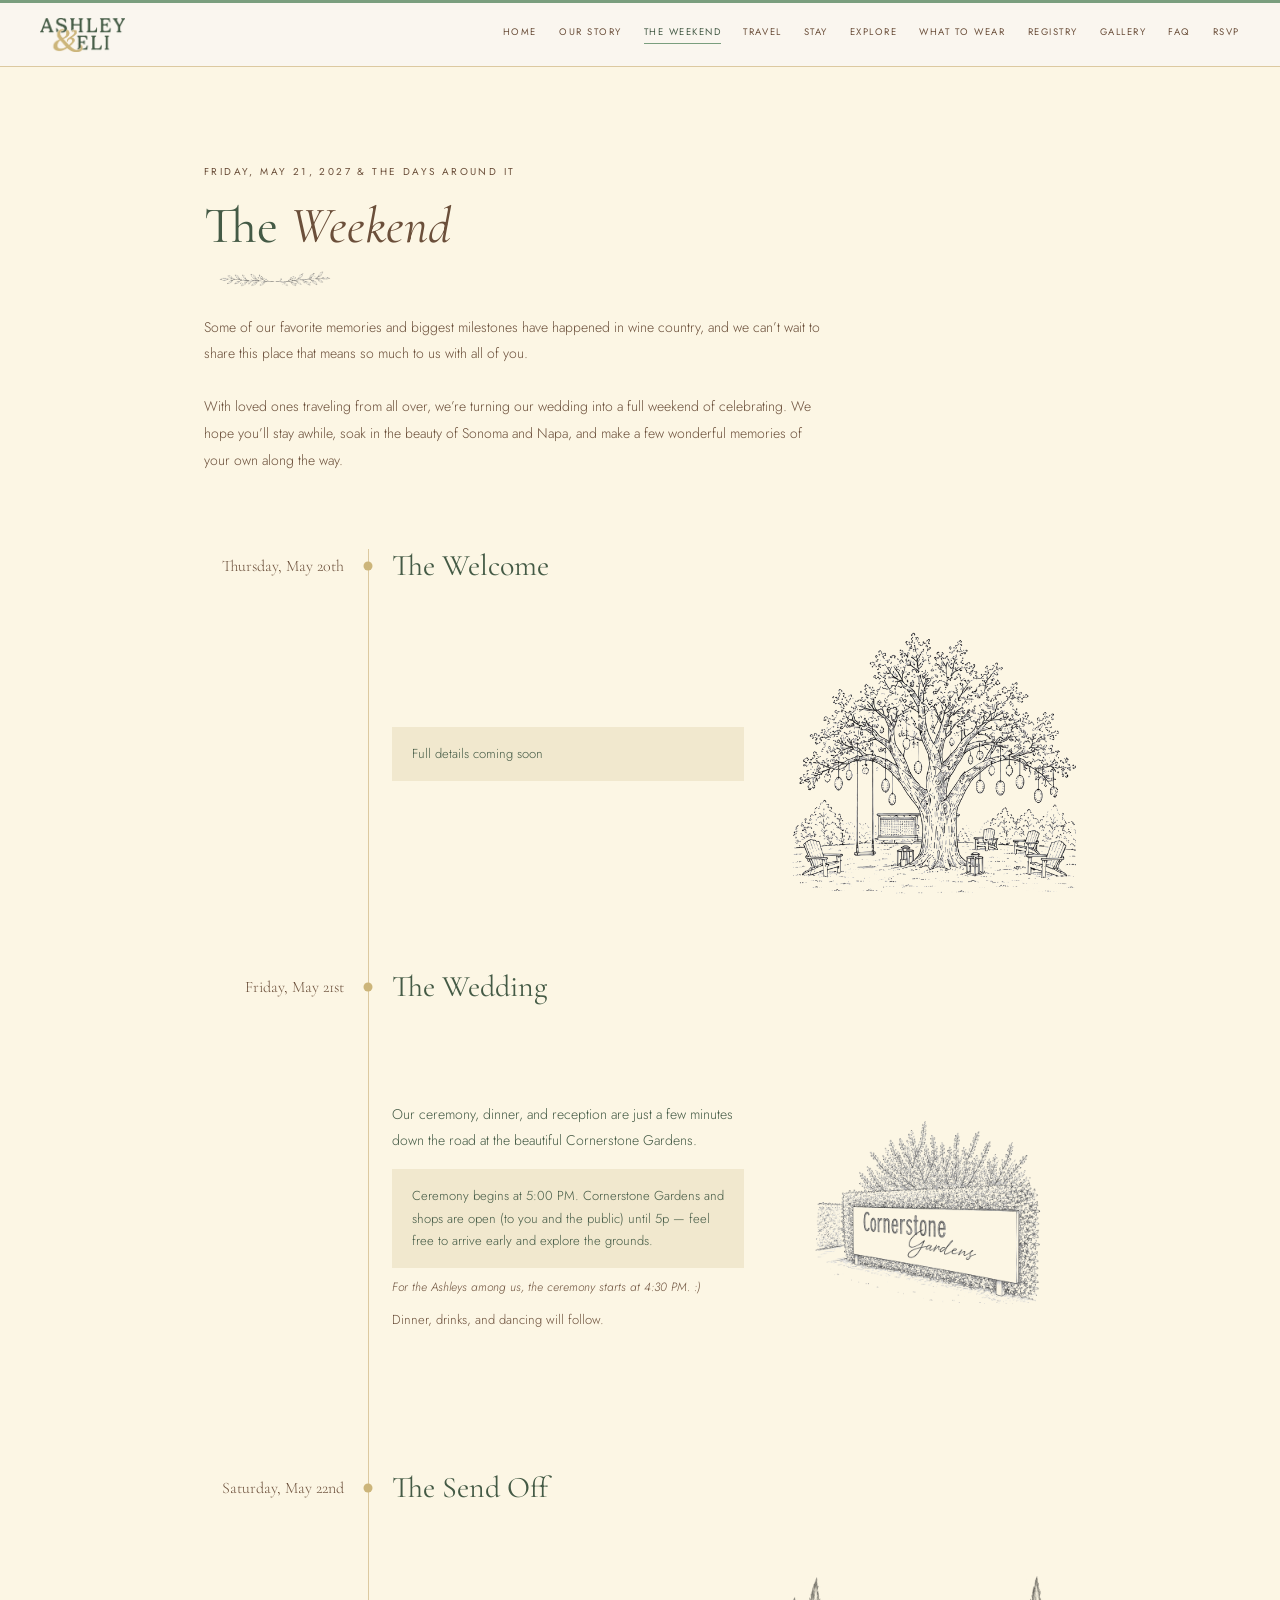
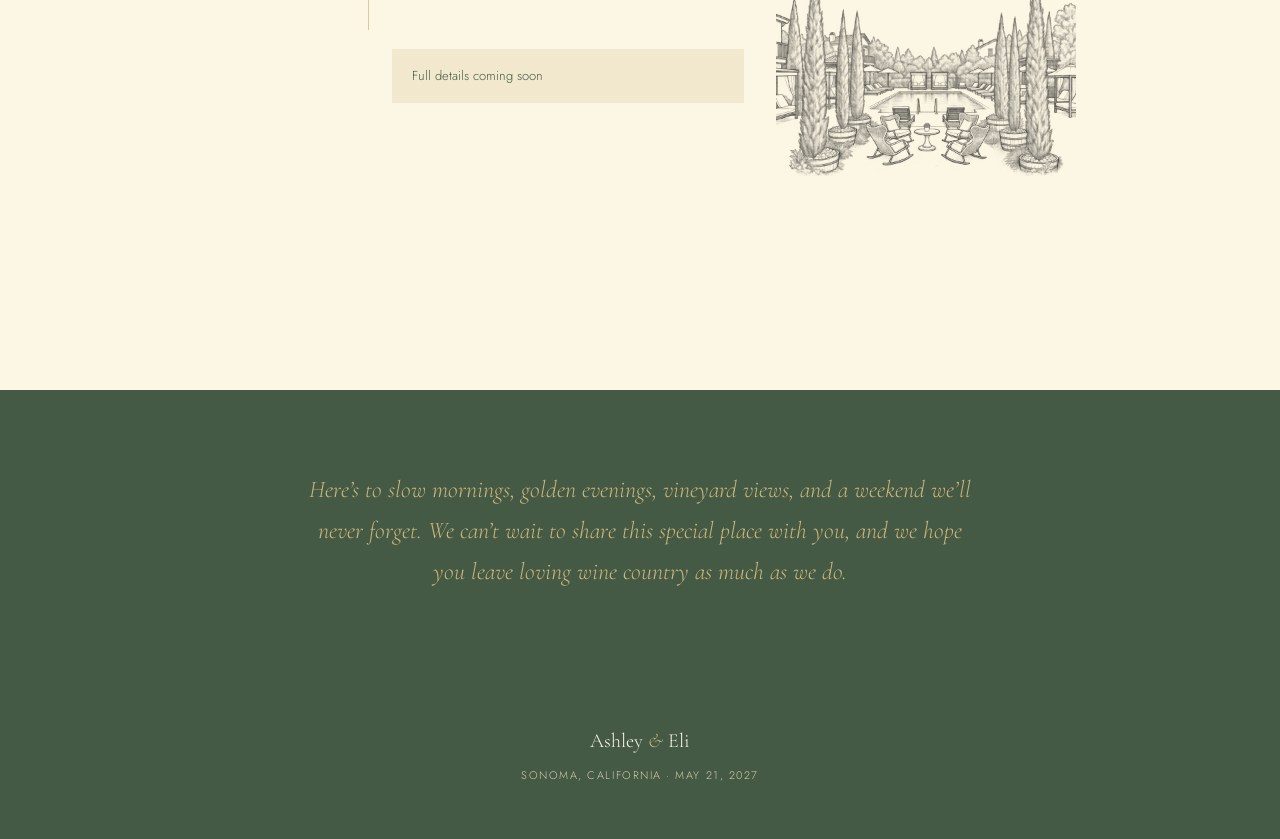
<file: weekend.html>
<!DOCTYPE html>
<html lang="en">
<head>
<meta charset="UTF-8">
<meta name="viewport" content="width=device-width, initial-scale=1.0">
<title>The Weekend — Ashley &amp; Eli</title>
<meta name="description" content="Ashley and Eli are getting married! Everything you need to know about the wedding weekend and all of its details are available here.">
<meta property="og:type" content="website">
<meta property="og:title" content="The Weekend — Ashley &amp; Eli">
<meta property="og:description" content="Ashley and Eli are getting married! Everything you need to know about the wedding weekend and all of its details are available here.">
<meta property="og:url" content="https://eliandashley.com/weekend.html">
<meta property="og:image" content="https://eliandashley.com/assets/og-image.jpg">
<meta property="og:image:width" content="1200">
<meta property="og:image:height" content="630">
<meta property="og:image:alt" content="Ashley &amp; Eli — May 21, 2027, Sonoma, California">
<meta name="twitter:card" content="summary_large_image">
<meta name="twitter:title" content="The Weekend — Ashley &amp; Eli">
<meta name="twitter:description" content="Ashley and Eli are getting married! Everything you need to know about the wedding weekend and all of its details are available here.">
<meta name="twitter:image" content="https://eliandashley.com/assets/og-image.jpg">
<link rel="preconnect" href="https://fonts.googleapis.com">
<link rel="preconnect" href="https://fonts.gstatic.com" crossorigin>
<link href="https://fonts.googleapis.com/css2?family=Cormorant+Garamond:ital,wght@0,300;0,400;0,500;0,600;1,300;1,400;1,500&family=Jost:wght@200;300;400;500;700&display=swap" rel="stylesheet">
<link rel="stylesheet" href="css/style.css?v=23">
</head>
<body>
<a href="#main-content" class="skip-link">Skip to content</a>

<header class="site-header">
  <div class="header-bar"></div>
  <div class="header-inner">
    <a href="index.html" class="logo-link"><img src="assets/logo-wordmark.png" alt="Ashley &amp; Eli"></a>
    <button class="nav-toggle" aria-label="Toggle menu" aria-expanded="false"><span></span><span></span><span></span></button>
    <nav class="site-nav" aria-label="Site">
      <a href="index.html">Home</a>
      <a href="story.html">Our Story</a>
      <a href="weekend.html" class="active">The Weekend</a>
      <a href="travel.html">Travel</a>
      <a href="stay.html">Stay</a>
      <a href="explore.html">Explore</a>
      <a href="wear.html">What to Wear</a>
      <a href="registry.html">Registry</a>
      <a href="gallery.html">Gallery</a>
      <a href="faq.html">FAQ</a>
      <a href="rsvp.html">RSVP</a>
    </nav>
  </div>
</header>

<main class="page-body" id="main-content" tabindex="-1">

<section class="page-header weekend-intro">
  <div class="eyebrow">Friday, May 21, 2027 &amp; the days around it</div>
  <h1 class="page-title">The <em>Weekend</em></h1>
  <img class="leaf-divider" src="assets/leaf-divider.png" alt="">
  <p class="lede">Some of our favorite memories and biggest milestones have happened in wine country, and we can&rsquo;t wait to share this place that means so much to us with all of you.

With loved ones traveling from all over, we&rsquo;re turning our wedding into a full weekend of celebrating. We hope you&rsquo;ll stay awhile, soak in the beauty of Sonoma and Napa, and make a few wonderful memories of your own along the way.</p>
</section>

<section class="timeline">
  <div class="timeline-rail"></div>

  <ul class="timeline-list">
    <li class="timeline-day">
      <div class="timeline-head">
        <div class="timeline-date">Thursday, May 20th</div>
        <div class="timeline-dot"></div>
        <h3 class="timeline-title">The Welcome</h3>
      </div>
      <div class="timeline-body">
        <div class="timeline-content-row">
          <div>
            <div class="timeline-details">Full details coming soon</div>
          </div>
          <img class="timeline-doodle" src="assets/tree-doodle.png" alt="">
        </div>
      </div>
    </li>

    <li class="timeline-day">
      <div class="timeline-head">
        <div class="timeline-date">Friday, May 21st</div>
        <div class="timeline-dot"></div>
        <h3 class="timeline-title">The Wedding</h3>
      </div>
      <div class="timeline-body">
        <div class="timeline-content-row">
          <div>
            <p class="timeline-desc">Our ceremony, dinner, and reception are just a few minutes down the road at the beautiful Cornerstone Gardens.</p>
            <div class="timeline-details">Ceremony begins at 5:00 PM. Cornerstone Gardens and shops are open (to you and the public) until 5p &mdash; feel free to arrive early and explore the grounds.</div>
            <p class="timeline-note">For the Ashleys among us, the ceremony starts at 4:30 PM. :)</p>
            <p class="timeline-reception">Dinner, drinks, and dancing will follow.</p>
          </div>
          <img class="timeline-doodle" src="assets/weekend-doodle-tile.png" alt="" style="width:380px;height:380px;">
        </div>
      </div>
    </li>

    <li class="timeline-day">
      <div class="timeline-head">
        <div class="timeline-date">Saturday, May 22nd</div>
        <div class="timeline-dot"></div>
        <h3 class="timeline-title">The Send Off</h3>
      </div>
      <div class="timeline-body">
        <div class="timeline-content-row">
          <div>
            <div class="timeline-details">Full details coming soon</div>
          </div>
          <img class="timeline-doodle" src="assets/pool-doodle.png" alt="">
        </div>
      </div>
    </li>
  </ul>
</section>

<section class="closing-quote">
  <p>Here&rsquo;s to slow mornings, golden evenings, vineyard views, and a weekend we&rsquo;ll never forget. We can&rsquo;t wait to share this special place with you, and we hope you leave loving wine country as much as we do.</p>
</section>

</main>

<footer class="site-footer">
  <div class="footer-names">Ashley <span class="amp">&amp;</span> Eli</div>
  <div class="footer-meta">Sonoma, California &middot; May 21, 2027</div>
</footer>

<script src="js/main.js"></script>
</body>
</html>
</file>
<file: css/style.css>
:root {
  --ivory: #FCF6E4;
  --linen: #F1E8CE;
  --border: #DCC9A0;
  --espresso: #445A45;
  --brown: #6B4F3A;
  --gold: #CCB57A;
  --gold-dark: #A3915F;
  --green: #7A9E7E;
  --green-dark: #445A45;
  --cream: #FCF6E4;
  --gold-light: #CCB57A;
  --muted-cream: #D6CDAE;
}

* { box-sizing: border-box; }

html { scroll-behavior: smooth; }

.skip-link {
  position: absolute;
  top: -60px;
  left: 12px;
  z-index: 1000;
  background: var(--espresso);
  color: var(--ivory);
  padding: 14px 22px;
  font-size: 12px;
  letter-spacing: 0.1em;
  text-transform: uppercase;
  text-decoration: none;
  transition: top 0.15s ease;
}
.skip-link:focus {
  top: 12px;
}

.sr-only {
  position: absolute;
  width: 1px;
  height: 1px;
  padding: 0;
  margin: -1px;
  overflow: hidden;
  clip: rect(0, 0, 0, 0);
  white-space: nowrap;
  border: 0;
}

body {
  margin: 0;
  background: var(--ivory);
  font-family: 'Jost', sans-serif;
  font-weight: 300;
  color: var(--espresso);
}

a { color: var(--brown); }
a:hover { color: var(--gold-dark); }

::placeholder { font-family: 'Jost', sans-serif; }

img { max-width: 100%; }

h1, h2, h3 { font-family: 'Cormorant Garamond', serif; font-weight: 400; margin: 0; }

em { font-style: italic; color: var(--brown); }
strong, b { font-weight: 700; }

/* ---------- Header / nav ---------- */

.site-header {
  position: fixed;
  top: 0; left: 0; right: 0;
  z-index: 100;
}

.header-bar {
  height: 3px;
  background: var(--green);
}

.header-inner {
  background: rgba(250, 246, 240, 0.96);
  -webkit-backdrop-filter: blur(8px);
  backdrop-filter: blur(8px);
  border-bottom: 1px solid var(--border);
  padding: 0 40px;
  height: 64px;
  display: flex;
  align-items: center;
  justify-content: space-between;
  gap: 20px;
}

.logo-link {
  display: flex;
  align-items: center;
  height: 34px;
  flex-shrink: 0;
}
.logo-link img { height: 100%; width: auto; }

.site-nav {
  display: flex;
  flex-wrap: wrap;
  gap: 22px;
  align-items: center;
  justify-content: flex-end;
}

.site-nav a {
  font-size: 9.5px;
  letter-spacing: 0.16em;
  text-transform: uppercase;
  text-decoration: none;
  cursor: pointer;
  font-weight: 400;
  color: var(--brown);
  border-bottom: 1px solid transparent;
  padding-bottom: 4px;
}

.site-nav a:hover { color: var(--green-dark); }

.site-nav a.active {
  color: var(--green-dark);
  border-bottom: 1px solid var(--green);
}

.nav-toggle {
  display: none;
  flex-direction: column;
  justify-content: center;
  gap: 5px;
  width: 26px;
  height: 26px;
  background: none;
  border: none;
  cursor: pointer;
  padding: 0;
  flex-shrink: 0;
}
.nav-toggle span {
  display: block;
  width: 100%;
  height: 1.5px;
  background: var(--espresso);
  transition: transform 0.2s ease, opacity 0.2s ease;
}
.nav-toggle.open span:nth-child(1) { transform: translateY(6.5px) rotate(45deg); }
.nav-toggle.open span:nth-child(2) { opacity: 0; }
.nav-toggle.open span:nth-child(3) { transform: translateY(-6.5px) rotate(-45deg); }

.page-body { padding-top: 64px; }

@media (max-width: 780px) {
  .nav-toggle { display: flex; }
  .site-nav {
    display: none;
    position: fixed;
    top: 64px; left: 0; right: 0;
    flex-direction: column;
    align-items: stretch;
    gap: 0;
    background: var(--ivory);
    border-bottom: 1px solid var(--border);
    max-height: calc(100vh - 64px);
    overflow-y: auto;
    padding: 8px 24px 24px;
  }
  .site-nav.open { display: flex; }
  .site-nav a {
    padding: 14px 0;
    border-bottom: 1px solid var(--border);
  }
}

/* ---------- Section helpers ---------- */

.eyebrow {
  font-size: 10px;
  letter-spacing: 0.24em;
  text-transform: uppercase;
  color: var(--brown);
  font-weight: 400;
  margin-bottom: 16px;
}

.page-header {
  padding: 100px 64px 0;
  max-width: 1000px;
  margin: 0 auto;
}
.page-header.narrow { max-width: 900px; }
.page-header.wide { max-width: 1080px; }

.page-title {
  font-size: clamp(36px, 4vw, 54px);
  margin: 0 0 4px;
}

.leaf-divider {
  width: 130px;
  height: auto;
  margin: 0 0 24px;
  opacity: 0.85;
  display: block;
}
.leaf-divider.center { margin-left: auto; margin-right: auto; }

.lede {
  max-width: 620px;
  font-size: 14px;
  line-height: 1.9;
  color: var(--brown);
}

/* ---------- Placeholders (elegant, drop-in ready) ---------- */

.placeholder {
  display: flex;
  align-items: center;
  justify-content: center;
  text-align: center;
  background: var(--linen);
  border: 1.5px dashed var(--gold);
  color: var(--brown);
  font-size: 11px;
  letter-spacing: 0.14em;
  text-transform: uppercase;
  padding: 16px;
}

.photo {
  display: block;
  width: 100%;
  height: 100%;
  object-fit: cover;
}

/* ---------- Home ---------- */

.hero-photo-wrap { overflow: hidden; }
.hero-photo { width: 100%; height: 64vh; display: block; }

.hero-banner {
  background: var(--espresso);
  padding: 48px 64px;
  text-align: center;
}
.hero-logo { width: min(260px, 60vw); height: auto; margin: 0 0 26px; }
.hero-meta {
  font-size: 12px;
  letter-spacing: 0.16em;
  text-transform: uppercase;
  color: var(--cream);
}

.quote-section {
  background: var(--ivory);
  padding: 100px 64px;
  text-align: center;
}
.quote-text {
  max-width: 640px;
  margin: 0 auto;
  font-family: 'Cormorant Garamond', serif;
  font-style: italic;
  font-size: 26px;
  line-height: 1.6;
  color: var(--brown);
}

.tiles-section {
  background: var(--linen);
  padding: 90px 64px 100px;
}
.tiles-heading { text-align: center; margin-bottom: 56px; }
.tiles-heading h2 { font-size: clamp(30px, 3.4vw, 44px); }

.tiles-grid {
  display: grid;
  grid-template-columns: repeat(4, 1fr);
  gap: 20px;
  max-width: 1200px;
  margin: 0 auto;
}

.tile {
  display: block;
  text-decoration: none;
  color: inherit;
  cursor: pointer;
  background: var(--ivory);
  overflow: hidden;
}
.tile-image { height: 180px; width: 100%; }
.tile-body { padding: 20px; }
.tile-title { font-family: 'Cormorant Garamond', serif; font-size: 19px; color: var(--espresso); margin-bottom: 6px; }
.tile-desc { font-size: 12px; color: var(--brown); line-height: 1.6; }

@media (max-width: 900px) {
  .tiles-grid { grid-template-columns: repeat(2, 1fr); }
}

/* ---------- Our Story ---------- */

.story-section {
  padding: 110px 64px 120px;
  max-width: 1100px;
  margin: 0 auto;
}
.story-title-block { text-align: center; margin-bottom: 64px; }

.story-proposal {
  display: grid;
  grid-template-columns: 380px 1fr;
  gap: 56px;
  align-items: center;
}
.story-proposal-photo {
  width: 100%;
  aspect-ratio: 2 / 3;
  overflow: hidden;
  background: var(--linen);
}
.story-proposal-photo img { width: 100%; height: 100%; object-fit: contain; display: block; background: var(--linen); }

.coming-soon-label {
  font-size: 10px;
  letter-spacing: 0.18em;
  text-transform: uppercase;
  color: var(--gold);
  margin-bottom: 14px;
}
.story-proposal-copy p {
  font-family: 'Cormorant Garamond', serif;
  font-style: italic;
  font-size: 24px;
  line-height: 1.6;
  color: var(--brown);
  margin: 0;
}

.story-columns {
  display: grid;
  grid-template-columns: 1fr 300px 1fr;
  gap: 48px;
  align-items: start;
  margin-bottom: 80px;
}
.story-columns h3 {
  font-family: 'Cormorant Garamond', serif;
  font-style: italic;
  font-size: 22px;
  color: var(--espresso);
  margin-bottom: 16px;
}
.story-copy p {
  font-size: 14px;
  line-height: 1.85;
  color: var(--espresso);
  margin: 0 0 18px;
}
.story-copy p:last-child { margin-bottom: 0; }

.story-photo-col {
  position: sticky;
  top: 84px;
}
.story-photo-col img {
  width: 100%;
  height: auto;
  display: block;
  aspect-ratio: 2 / 3;
  object-fit: cover;
  border: 1px solid var(--border);
  box-shadow: 0 8px 24px rgba(107, 79, 58, 0.14);
}

@media (max-width: 1000px) {
  .story-columns { grid-template-columns: 1fr 220px 1fr; gap: 32px; }
}

@media (max-width: 800px) {
  .story-proposal { grid-template-columns: 1fr; }
  .story-columns { grid-template-columns: 1fr; }
  .story-photo-col { position: static; }
  .story-photo-col img { max-width: 320px; margin: 0 auto; }
}

/* ---------- Weekend ---------- */

.weekend-intro { padding-bottom: 40px; }
.weekend-intro p { white-space: pre-line; }

.timeline {
  max-width: 1000px;
  margin: 0 auto;
  padding: 20px 64px 100px;
  position: relative;
}
.timeline-rail {
  position: absolute;
  left: 228px;
  top: 22px;
  bottom: 360px;
  width: 1px;
  background: var(--border);
}
.timeline-list { list-style: none; padding: 0; margin: 0; }
.timeline-day {
  margin-bottom: 64px;
  position: relative;
}
.timeline-head {
  display: grid;
  grid-template-columns: 140px 1fr;
  column-gap: 48px;
  align-items: center;
  position: relative;
}
.timeline-dot {
  position: absolute;
  left: 164px;
  top: 50%;
  width: 9px;
  height: 9px;
  border-radius: 50%;
  background: var(--gold);
  transform: translate(-50%, -50%);
}
.timeline-date {
  font-family: 'Cormorant Garamond', serif;
  font-size: 16px;
  color: var(--brown);
  text-align: right;
}
.timeline-title { font-family: 'Cormorant Garamond', serif; font-size: 30px; font-weight: 400; margin: 0; }
.timeline-body { margin-left: 188px; margin-top: 20px; }
.timeline-content-row {
  display: grid;
  grid-template-columns: 1fr 300px;
  gap: 32px;
  align-items: center;
}
.timeline-desc { font-size: 14px; line-height: 1.85; color: var(--espresso); margin: 0 0 16px; }
.timeline-details {
  background: var(--linen);
  padding: 16px 20px;
  font-size: 13px;
  line-height: 1.7;
  color: var(--espresso);
  white-space: pre-line;
}
.timeline-note { font-size: 12px; font-style: italic; color: var(--brown); margin: 10px 0 0; }
.timeline-reception { font-size: 13px; color: var(--brown); margin: 14px 0 0; }
.timeline-doodle { width: 300px; height: 300px; object-fit: contain; display: block; }
.timeline-photo { height: 170px; width: 100%; }

@media (max-width: 760px) {
  .timeline-rail { display: none; }
  .timeline-head { grid-template-columns: 1fr; row-gap: 6px; }
  .timeline-date { text-align: left; }
  .timeline-dot { display: none; }
  .timeline-body { margin-left: 0; }
  .timeline-content-row { grid-template-columns: 1fr; }
}

.closing-quote {
  background: var(--espresso);
  padding: 80px 64px;
  text-align: center;
}
.closing-quote p {
  max-width: 680px;
  margin: 0 auto;
  font-family: 'Cormorant Garamond', serif;
  font-style: italic;
  font-size: 24px;
  line-height: 1.7;
  color: var(--gold-light);
}

/* ---------- Travel ---------- */

.travel-section { padding: 100px 64px 40px; max-width: 1000px; margin: 0 auto; position: relative; }
.travel-lede { margin-bottom: 64px; max-width: 560px; }
.travel-hero-doodle {
  position: absolute;
  top: 128px;
  right: 64px;
  width: 180px;
  height: 180px;
  object-fit: contain;
}

@media (max-width: 800px) {
  .travel-lede { max-width: none; }
  .travel-hero-doodle {
    position: static;
    display: block;
    width: 160px;
    height: 160px;
    margin: 0 auto 32px;
  }
}

.section-heading-row {
  display: flex;
  align-items: center;
  justify-content: space-between;
  gap: 14px;
  margin-bottom: 12px;
}
.section-heading-row img { width: 180px; height: 180px; object-fit: contain; }
.section-heading-row .doodle-inline { width: 120px; height: 70px; }
.section-heading-row .doodle-sm { width: 110px; height: 110px; }
.section-heading-row h2 { font-size: 28px; }

.airport-list { display: flex; flex-direction: column; gap: 2px; margin-bottom: 64px; list-style: none; padding: 0; }
.airport-card { background: var(--linen); padding: 22px 26px; }
.airport-name { font-family: 'Cormorant Garamond', serif; font-size: 19px; color: var(--espresso); margin-bottom: 8px; }
.airport-desc { font-size: 13px; line-height: 1.7; color: var(--brown); }

.note-list { display: flex; flex-direction: column; gap: 16px; margin-bottom: 100px; list-style: none; padding: 0; }
.note-row { display: grid; grid-template-columns: auto 1fr; gap: 16px; align-items: start; }
.note-dot { width: 6px; height: 6px; border-radius: 50%; background: var(--gold); margin-top: 8px; }
.note-row p { font-size: 13px; line-height: 1.75; color: var(--espresso); margin: 0; }

/* ---------- Stay ---------- */

.stay-section { padding: 100px 64px 40px; max-width: 1080px; margin: 0 auto; }
.stay-lede { margin-bottom: 64px; max-width: none; }
.stay-sub-eyebrow {
  font-size: 10px; letter-spacing: 0.16em; text-transform: uppercase; color: var(--brown); margin-bottom: 16px;
}

.host-hotel-heading {
  font-family: 'Cormorant Garamond', serif;
  font-size: clamp(30px, 3vw, 38px);
  font-weight: 400;
  color: var(--espresso);
  margin: 0 0 24px;
}

.host-hotel {
  display: grid;
  grid-template-columns: 1fr 1fr;
  gap: 48px;
  align-items: center;
  margin-bottom: 100px;
}
.host-hotel img { width: 100%; height: 360px; object-fit: contain; display: block; }
.host-hotel h2 { font-size: 30px; margin: 0 0 4px; }
.host-hotel-brand {
  font-size: 11px; letter-spacing: 0.14em; text-transform: uppercase; color: var(--brown); margin-bottom: 20px;
}
.host-hotel p { font-size: 13px; line-height: 1.8; color: var(--espresso); white-space: pre-line; margin: 0 0 20px; }
.host-hotel-link {
  font-size: 11px; letter-spacing: 0.14em; text-transform: uppercase; text-decoration: none;
  color: var(--gold-dark);
  border-bottom: 1px solid var(--gold); padding-bottom: 2px;
}

.host-hotel-cta {
  display: inline-block;
  background: var(--espresso);
  color: var(--ivory);
  text-decoration: none;
  font-size: 12px;
  letter-spacing: 0.14em;
  text-transform: uppercase;
  padding: 17px 34px;
  margin-top: 6px;
}
.host-hotel-cta:hover { background: #3d372b; color: var(--ivory); }

.hotels-lede { max-width: none; font-size: 13px; line-height: 1.8; color: var(--brown); margin-bottom: 48px; }

.hotels-grid { display: grid; grid-template-columns: 1fr 1fr; gap: 20px; margin-bottom: 56px; list-style: none; padding: 0; }
.hotels-grid.last { margin-bottom: 100px; }
.hotel-card { background: var(--linen); padding: 26px; }
.hotel-name { font-family: 'Cormorant Garamond', serif; font-size: 20px; color: var(--espresso); margin-bottom: 10px; }
.hotel-card p { font-size: 13px; line-height: 1.75; color: var(--brown); margin: 0 0 14px; }
.hotel-link { font-size: 11px; letter-spacing: 0.1em; text-transform: uppercase; text-decoration: none; color: var(--brown); }

.subheading { font-size: 22px; margin: 0 0 20px; }
.subheading-note { font-size: 13px; color: var(--brown); margin: 0 0 20px; }

@media (max-width: 800px) {
  .host-hotel { grid-template-columns: 1fr; }
  .hotels-grid { grid-template-columns: 1fr; }
}

/* ---------- Explore ---------- */

.explore-intro { padding: 100px 64px 0; max-width: 720px; margin: 0 auto; text-align: center; }
.explore-intro p { font-size: 15px; line-height: 1.9; color: var(--brown); margin: 0 0 18px; }
.explore-intro p:last-child { margin-bottom: 0; }

.chapter-nav {
  display: flex;
  justify-content: center;
  gap: 12px;
  flex-wrap: wrap;
  padding: 56px 64px 0;
  max-width: 900px;
  margin: 0 auto;
}
.chapter-nav a {
  font-size: 10px;
  letter-spacing: 0.16em;
  text-transform: uppercase;
  text-decoration: none;
  color: var(--brown);
  border: 1px solid var(--border);
  padding: 12px 22px;
}
.chapter-nav a:hover { color: var(--green-dark); border-color: var(--green); }

.chapter { padding: 40px 64px 20px; max-width: 1080px; margin: 0 auto; }
.chapter-eyebrow { font-size: 11px; letter-spacing: 0.2em; text-transform: uppercase; color: var(--gold); margin-bottom: 10px; }
.chapter-title { font-size: clamp(32px, 3.6vw, 48px); margin: 0 0 24px; }
.chapter-lede { font-size: 14px; line-height: 1.9; color: var(--brown); max-width: 640px; margin-bottom: 64px; }

.chapter h3.subheading { margin-top: 8px; }

.doodle-sm { width: 110px; height: 110px; object-fit: contain; flex-shrink: 0; }
.doodle-inline { width: 120px; height: 70px; object-fit: contain; flex-shrink: 0; }

.flow-list { display: flex; flex-direction: column; gap: 30px; margin-bottom: 80px; list-style: none; padding: 0; }
.flow-item h4 { font-family: 'Cormorant Garamond', serif; font-style: italic; font-weight: 400; font-size: 21px; color: var(--brown); margin: 0 0 8px; }
.flow-item h4::after { content: ''; display: block; width: 36px; height: 2px; background: var(--gold); margin-top: 8px; }
.flow-item p { font-size: 13.5px; line-height: 1.85; color: var(--espresso); margin: 0; max-width: 680px; }
.flow-feature { display: flex; align-items: flex-start; justify-content: space-between; gap: 24px; }
.flow-feature .doodle-inline { margin-top: 6px; }
.flow-feature .flow-copy { flex: 1; }

.accent-text { color: var(--gold-dark); font-weight: 400; }
.eat-col-label { font-size: 15px; letter-spacing: 0.14em; text-transform: uppercase; color: var(--brown); margin: 0 0 20px; padding-bottom: 10px; border-bottom: 1px solid var(--border); font-family: 'Cormorant Garamond', serif; font-weight: 500; }

.eat-columns { display: grid; grid-template-columns: 1fr 1fr; gap: 20px; margin-bottom: 20px; }
.eat-list { display: flex; flex-direction: column; gap: 14px; list-style: none; padding: 0; margin: 0; }

.feature-block { margin-bottom: 40px; }
.feature-block-title { font-family: 'Cormorant Garamond', serif; font-size: 20px; color: var(--espresso); margin-bottom: 10px; }

.feature-row { display: flex; align-items: center; gap: 32px; margin-bottom: 40px; }
.feature-row .feature-copy { flex: 1; }

@media (max-width: 800px) {
  .card-grid { grid-template-columns: 1fr; }
  .eat-columns { grid-template-columns: 1fr; }
  .feature-row { flex-direction: column; }
}

/* ---------- What to Wear ---------- */

.wear-section { padding: 100px 64px 40px; max-width: 900px; margin: 0 auto; }
.wear-dress-code {
  font-family: 'Cormorant Garamond', serif; font-style: italic; font-size: 24px; color: var(--brown); margin-bottom: 32px;
}
.wear-intro { font-size: 14px; line-height: 1.9; color: var(--brown); max-width: 620px; margin-bottom: 48px; }

.swatches { display: flex; gap: 8px; margin-bottom: 48px; flex-wrap: wrap; }
.swatch { width: 34px; height: 34px; border-radius: 50%; }

.wear-body { font-size: 14px; line-height: 1.9; color: var(--espresso); max-width: 640px; white-space: pre-line; margin-bottom: 32px; }

.wear-callout {
  background: var(--linen); padding: 22px 26px; border-left: 2px solid var(--gold); margin-bottom: 40px; max-width: 640px;
}
.wear-callout p { font-size: 13px; line-height: 1.8; color: var(--espresso); margin: 0; }

.wear-footnote { font-size: 13px; line-height: 1.8; color: var(--brown); max-width: 640px; margin-bottom: 80px; }

.wear-inspo-heading { font-size: 26px; margin: 0 0 10px; }
.wear-inspo-note { font-size: 13px; color: var(--brown); margin: 0 0 32px; }
.wear-inspo-grid { display: grid; grid-template-columns: repeat(4, 1fr); gap: 12px; margin-bottom: 100px; }
.wear-inspo-grid .placeholder { height: 220px; }

@media (max-width: 700px) {
  .wear-inspo-grid { grid-template-columns: repeat(2, 1fr); }
}

/* ---------- Registry ---------- */

.registry-section { padding: 110px 64px 140px; max-width: 720px; margin: 0 auto; text-align: center; }
.registry-body {
  font-size: 14px; line-height: 2; color: var(--espresso); white-space: pre-line; text-align: left; margin-bottom: 44px;
}
.registry-callout { background: var(--linen); padding: 32px; }
.registry-callout-label { font-size: 11px; letter-spacing: 0.16em; text-transform: uppercase; color: var(--brown); }

/* ---------- FAQ ---------- */

.faq-section { padding: 100px 64px 140px; max-width: 820px; margin: 0 auto; }
.faq-sub { font-size: 14px; color: var(--brown); margin-bottom: 56px; }

.faq-list { list-style: none; padding: 0; margin: 0; }
.faq-item { border-bottom: 1px solid var(--border); }
.faq-question {
  display: flex; justify-content: space-between; align-items: center; gap: 20px;
  padding: 22px 0; cursor: pointer; background: none; border: none; width: 100%; text-align: left;
  font-family: inherit;
}
.faq-question-text { font-family: 'Cormorant Garamond', serif; font-size: 19px; color: var(--espresso); }
.faq-icon { font-size: 20px; color: var(--brown); flex-shrink: 0; }
.faq-answer { padding: 0 0 28px; max-width: 680px; display: none; }
.faq-item.open .faq-answer { display: block; }
.faq-answer p { font-size: 13.5px; line-height: 1.85; color: var(--brown); white-space: pre-line; margin: 0 0 12px; }
.faq-answer a { font-size: 11px; letter-spacing: 0.1em; text-transform: uppercase; text-decoration: none; }

/* ---------- RSVP ---------- */

.rsvp-section { padding: 100px 64px 140px; max-width: 640px; margin: 0 auto; }
.rsvp-banner { background: var(--linen); padding: 18px 22px; font-size: 13px; line-height: 1.7; color: var(--brown); margin-bottom: 40px; }

.rsvp-form { display: flex; flex-direction: column; gap: 22px; }
.rsvp-fields-wrap { position: relative; }
.rsvp-fieldset {
  display: flex; flex-direction: column; gap: 22px;
  border: none; margin: 0; padding: 0; min-width: 0;
}
.rsvp-overlay {
  position: absolute;
  inset: 0;
  z-index: 2;
  background: rgba(252, 246, 228, 0.9);
  border: 1px solid var(--border);
  box-shadow: 0 8px 24px rgba(107, 79, 58, 0.1);
  display: flex;
  align-items: center;
  justify-content: center;
  text-align: center;
  padding: 32px;
}
.rsvp-overlay p {
  font-family: 'Cormorant Garamond', serif;
  font-style: italic;
  font-size: 21px;
  line-height: 1.5;
  color: var(--espresso);
  max-width: 300px;
  margin: 0;
}
.rsvp-form label { display: flex; flex-direction: column; gap: 8px; }
.rsvp-form .field-label { font-size: 11px; letter-spacing: 0.1em; text-transform: uppercase; color: var(--brown); }
.rsvp-form input[type="text"],
.rsvp-form select {
  border: none; border-bottom: 1px solid var(--border); background: transparent; padding: 10px 2px;
  font-size: 15px; font-family: 'Jost', sans-serif; color: var(--espresso);
  appearance: none; -webkit-appearance: none; -moz-appearance: none;
  border-radius: 0;
}
.rsvp-form textarea {
  border: 1px solid var(--border); background: transparent; padding: 12px;
  font-size: 14px; font-family: 'Jost', sans-serif; color: var(--espresso); resize: vertical;
}
.rsvp-form input[type="text"]:focus-visible,
.rsvp-form select:focus-visible,
.rsvp-form textarea:focus-visible {
  outline: 2px solid var(--gold-dark);
  outline-offset: 2px;
}
.rsvp-submit {
  margin-top: 12px; background: var(--espresso); color: var(--ivory); border: none; padding: 16px;
  font-size: 12px; letter-spacing: 0.14em; text-transform: uppercase; cursor: pointer;
}
.rsvp-submit:hover { background: #3d372b; }
.rsvp-submit:disabled {
  background: var(--border); color: var(--brown); cursor: not-allowed;
}
.rsvp-submit:disabled:hover { background: var(--border); }
.rsvp-overlay[hidden] { display: none; }
.rsvp-form .field-hint { font-size: 13px; line-height: 1.6; color: var(--brown); opacity: 0.85; margin-top: -4px; }
.rsvp-form input[type="email"] {
  border: none; border-bottom: 1px solid var(--border); background: transparent; padding: 10px 2px;
  font-size: 15px; font-family: 'Jost', sans-serif; color: var(--espresso); border-radius: 0;
}
.rsvp-form input[type="email"]:focus-visible { outline: 2px solid var(--gold-dark); outline-offset: 2px; }

.rsvp-event { border: none; border-top: 1px solid var(--border); margin: 0; padding: 20px 0 0; min-width: 0; }
.rsvp-event legend { display: flex; flex-direction: column; gap: 2px; padding: 0; margin-bottom: 14px; float: left; width: 100%; }
.rsvp-event legend + * { clear: both; }
.rsvp-event-date { font-size: 11px; letter-spacing: 0.1em; text-transform: uppercase; color: var(--brown); }
.rsvp-event-name { font-family: 'Cormorant Garamond', serif; font-size: 26px; color: var(--espresso); line-height: 1.2; }
.rsvp-choices { display: grid; grid-template-columns: 1fr 1fr; gap: 10px; }
.rsvp-form .rsvp-choice { position: relative; display: block; cursor: pointer; }
.rsvp-choice input { position: absolute; opacity: 0; width: 1px; height: 1px; }
.rsvp-choice span {
  display: block; text-align: center; padding: 13px 10px; border: 1px solid var(--border);
  font-size: 14px; color: var(--espresso); background: transparent; transition: background 0.15s, color 0.15s, border-color 0.15s;
}
.rsvp-choice:hover span { border-color: var(--gold-dark); }
.rsvp-choice input:checked + span { background: var(--espresso); border-color: var(--espresso); color: var(--ivory); }
.rsvp-choice input:focus-visible + span { outline: 2px solid var(--gold-dark); outline-offset: 2px; }

.rsvp-hp { position: absolute; left: -9999px; width: 1px; height: 1px; overflow: hidden; }
.rsvp-error { margin: 0; padding: 14px 18px; background: #F6E3D6; color: #7A3B1F; font-size: 14px; line-height: 1.6; }
.rsvp-error[hidden], .rsvp-thanks[hidden], .rsvp-form[hidden], .rsvp-banner[hidden] { display: none; }
.rsvp-thanks { text-align: center; background: var(--linen); padding: 44px 32px; color: var(--brown); font-size: 15px; line-height: 1.7; outline: none; }
.rsvp-thanks p { margin: 0 0 10px; }
.rsvp-thanks-title { font-family: 'Cormorant Garamond', serif; font-style: italic; font-size: 34px; color: var(--espresso); }
@media (max-width: 480px) { .rsvp-choices { grid-template-columns: 1fr; } }

/* ---------- Gallery ---------- */

.gallery-section { padding: 100px 64px 140px; max-width: 1200px; margin: 0 auto; }
.gallery-title-block { text-align: center; margin-bottom: 56px; }

.gallery-grid {
  display: grid;
  grid-template-columns: repeat(4, 1fr);
  gap: 6px;
}
.gallery-item {
  display: block;
  width: 100%;
  aspect-ratio: 3 / 4;
  overflow: hidden;
  border: none;
  padding: 0;
  margin: 0;
  background: var(--linen);
  cursor: pointer;
}
.gallery-item img {
  width: 100%;
  height: 100%;
  object-fit: cover;
  display: block;
  transition: transform 0.35s ease;
}
.gallery-item:hover img { transform: scale(1.04); }

@media (max-width: 1000px) {
  .gallery-grid { grid-template-columns: repeat(3, 1fr); }
}
@media (max-width: 700px) {
  .gallery-grid { grid-template-columns: repeat(2, 1fr); }
}
@media (max-width: 420px) {
  .gallery-grid { grid-template-columns: 1fr 1fr; gap: 4px; }
}

.gallery-lightbox {
  position: fixed;
  inset: 0;
  background: rgba(68, 90, 69, 0.94);
  z-index: 200;
  display: flex;
  align-items: center;
  justify-content: center;
  padding: 40px;
}
.gallery-lightbox[hidden] { display: none; }
.lightbox-img {
  max-width: 100%;
  max-height: 100%;
  object-fit: contain;
  display: block;
  box-shadow: 0 20px 60px rgba(0,0,0,0.35);
}
.lightbox-close {
  position: absolute;
  top: 24px;
  right: 32px;
  background: none;
  border: none;
  color: var(--ivory);
  font-size: 32px;
  line-height: 1;
  cursor: pointer;
  font-family: 'Jost', sans-serif;
  font-weight: 300;
}
.lightbox-close:hover { color: var(--gold); }

.lightbox-prev, .lightbox-next {
  position: absolute;
  top: 50%;
  transform: translateY(-50%);
  background: none;
  border: none;
  color: var(--ivory);
  font-size: 34px;
  line-height: 1;
  cursor: pointer;
  padding: 12px;
  font-family: 'Jost', sans-serif;
  font-weight: 300;
}
.lightbox-prev { left: 12px; }
.lightbox-next { right: 12px; }
.lightbox-prev:hover, .lightbox-next:hover { color: var(--gold); }

.lightbox-counter {
  position: absolute;
  bottom: 24px;
  left: 50%;
  transform: translateX(-50%);
  color: var(--muted-cream);
  font-size: 11px;
  letter-spacing: 0.14em;
  text-transform: uppercase;
  font-variant-numeric: tabular-nums;
}

@media (max-width: 640px) {
  .lightbox-prev, .lightbox-next { font-size: 26px; padding: 8px; }
  .lightbox-prev { left: 4px; }
  .lightbox-next { right: 4px; }
}

/* ---------- Footer ---------- */

.site-footer {
  background: var(--espresso);
  padding: 56px 64px;
  text-align: center;
}
.footer-names {
  font-family: 'Cormorant Garamond', serif;
  font-size: 20px;
  color: var(--ivory);
  margin-bottom: 14px;
}
.footer-names .amp { font-style: italic; color: var(--gold); }
.footer-meta {
  font-size: 11px;
  letter-spacing: 0.14em;
  text-transform: uppercase;
  color: var(--muted-cream);
}

@media (max-width: 640px) {
  .header-inner { padding: 0 20px; }
  .page-header, .story-section, .travel-section, .stay-section, .wear-section, .faq-section, .rsvp-section, .timeline, .registry-section, .explore-section {
    padding-left: 24px;
    padding-right: 24px;
  }
  .tiles-grid { grid-template-columns: 1fr 1fr; gap: 12px; }
  .hero-banner, .quote-section, .tiles-section, .closing-quote { padding-left: 24px; padding-right: 24px; }
}
</file>
